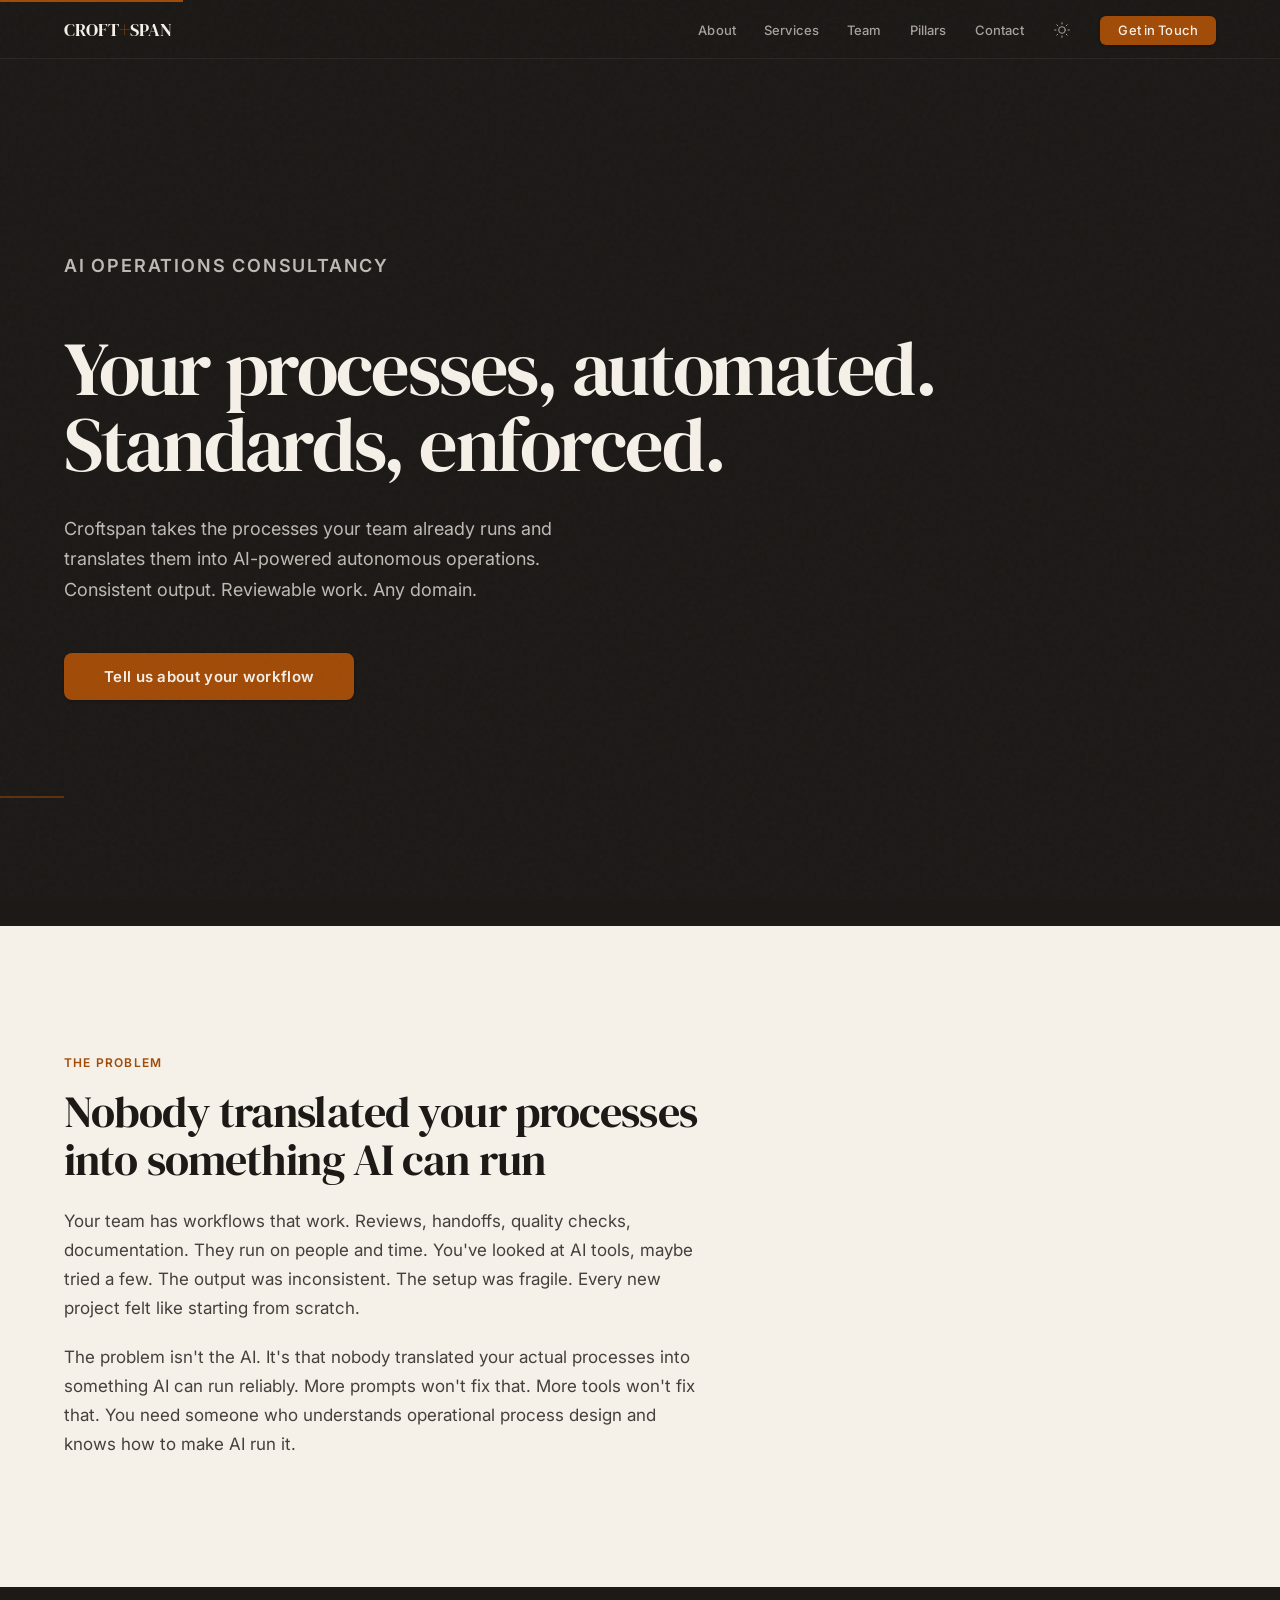
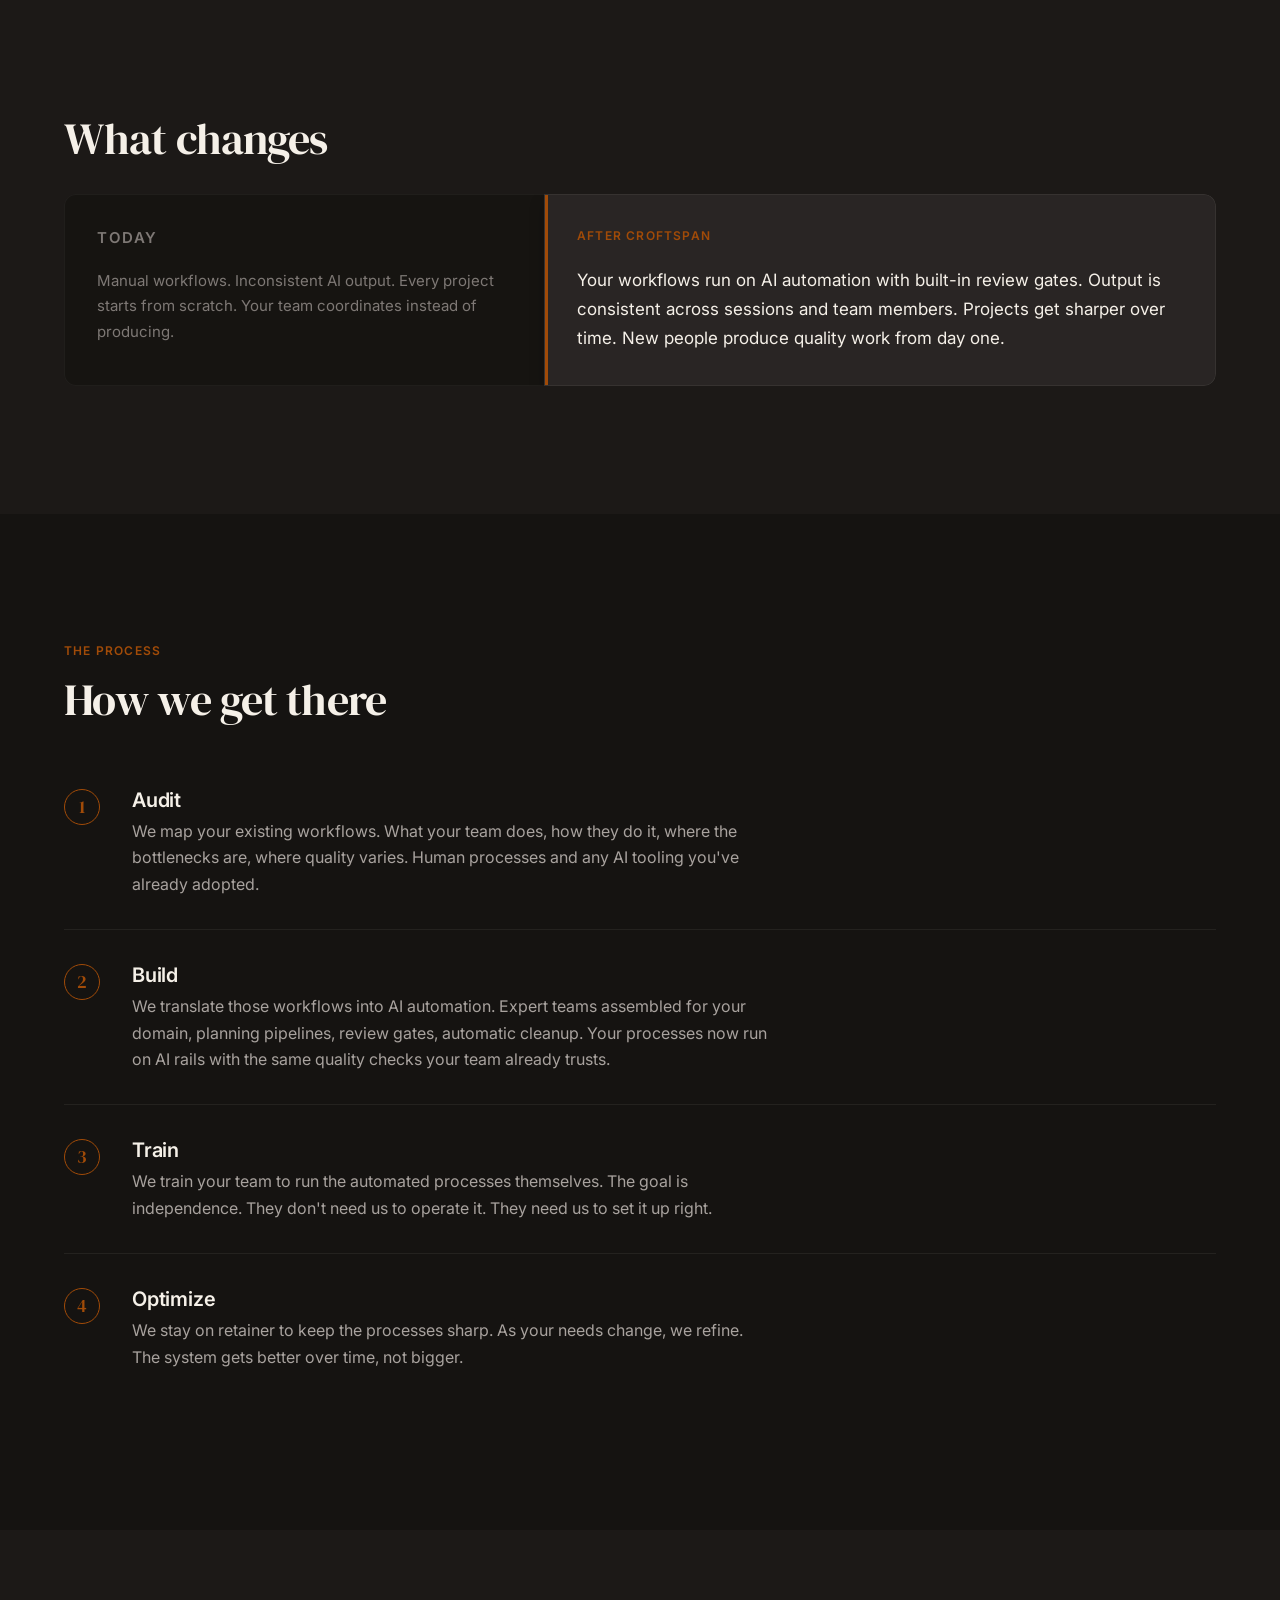
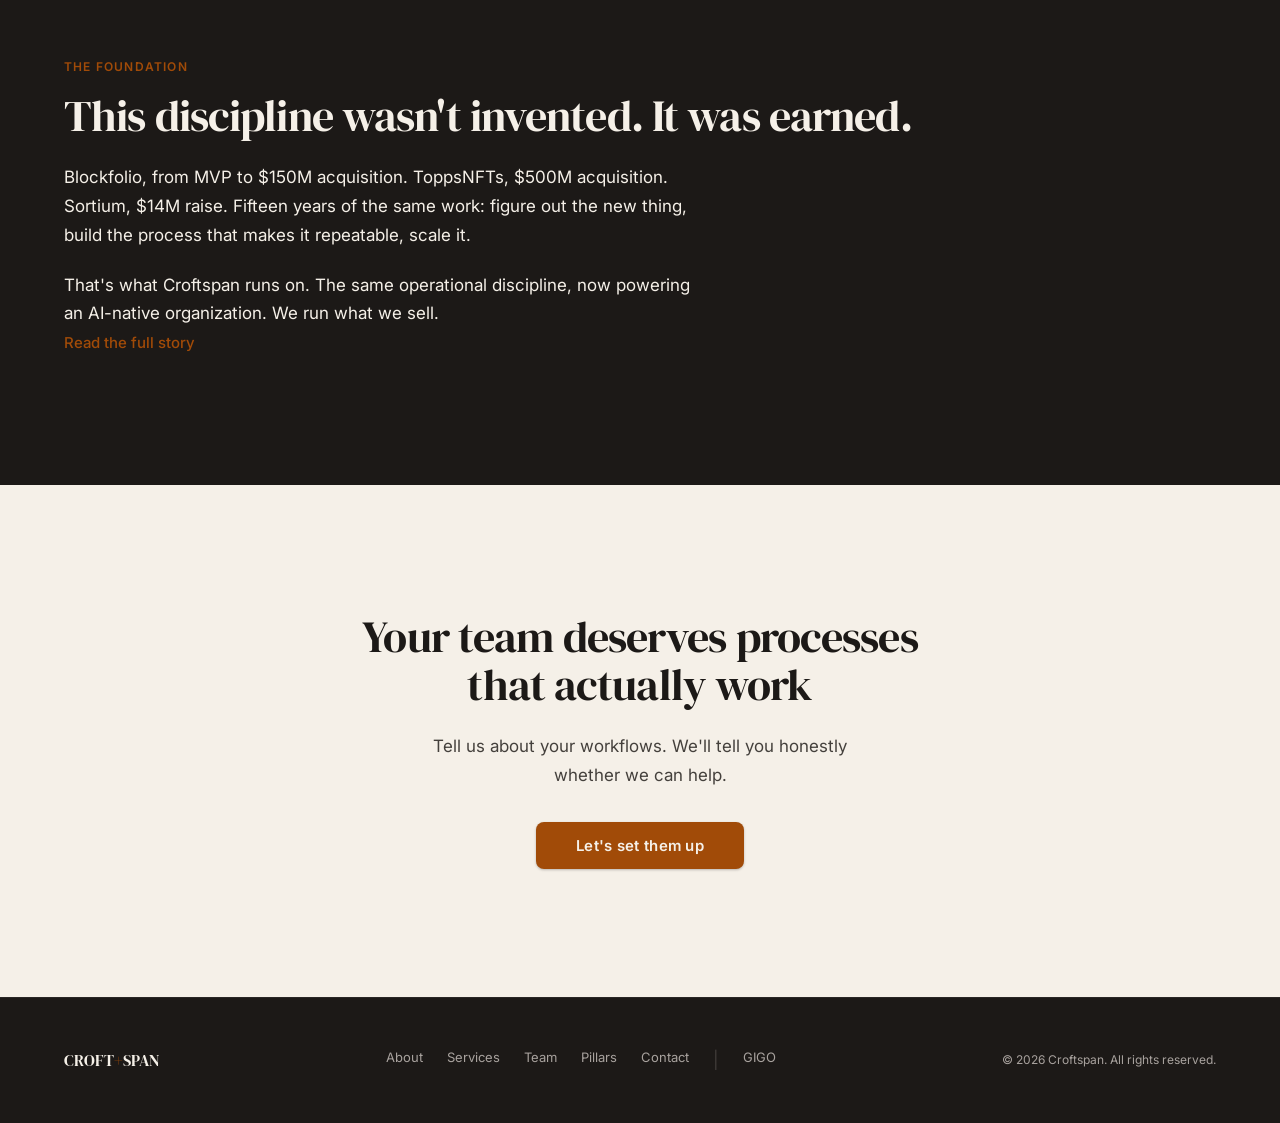
<file: index.html>
<!DOCTYPE html>
<html lang="en">
<head>
  <meta charset="UTF-8">
  <meta name="viewport" content="width=device-width, initial-scale=1.0">
  <meta name="theme-color" content="#1C1917" media="(prefers-color-scheme: dark)">
  <meta name="theme-color" content="#F5F0E8" media="(prefers-color-scheme: light)">
  <title>Croftspan | Your Workflows, Automated</title>
  <meta name="description" content="Croftspan translates your team's workflows into AI automation that produces consistent, reviewable output. Any domain. Setup, training, and retainer.">
  <meta property="og:title" content="Croftspan | Your Workflows, Automated">
  <meta property="og:description" content="Your team's workflows, running on AI automation. Consistent output. Reviewable work.">
  <meta property="og:type" content="website">
  <meta name="twitter:card" content="summary_large_image">
  <link rel="icon" href="assets/images/favicon.svg" type="image/svg+xml">
  <link rel="preconnect" href="https://fonts.googleapis.com">
  <link rel="preconnect" href="https://fonts.gstatic.com" crossorigin>
  <link href="https://fonts.googleapis.com/css2?family=DM+Serif+Display&family=Inter:wght@400;500;600&display=swap" rel="stylesheet">
  <link rel="stylesheet" href="css/style.css">
  <script>
    (function(){
      var t = localStorage.getItem('theme');
      if (t) document.documentElement.setAttribute('data-theme', t);
    })();
  </script>
</head>
<body>

<nav class="nav" aria-label="Main navigation">
  <div class="accent-bar"></div>
  <div class="nav-inner">
    <a href="index.html" class="nav-logo" aria-label="Croftspan home">CROFT<span class="plus">+</span>SPAN</a>
    <button class="nav-toggle" aria-label="Toggle menu" aria-expanded="false">
      <span></span><span></span><span></span>
    </button>
    <div class="nav-links">
      <a href="about.html">About</a>
      <a href="services.html">Services</a>
      <a href="team.html">Team</a>
      <a href="pillars.html">Pillars</a>
      <a href="contact.html">Contact</a>
      <button class="theme-toggle" aria-label="Toggle color mode">
        <svg class="icon-moon" xmlns="http://www.w3.org/2000/svg" width="18" height="18" viewBox="0 0 24 24" fill="none" stroke="currentColor" stroke-width="1.5" stroke-linecap="round" stroke-linejoin="round"><path d="M21 12.79A9 9 0 1 1 11.21 3 7 7 0 0 0 21 12.79z"/></svg>
        <svg class="icon-sun" xmlns="http://www.w3.org/2000/svg" width="18" height="18" viewBox="0 0 24 24" fill="none" stroke="currentColor" stroke-width="1.5" stroke-linecap="round" stroke-linejoin="round"><circle cx="12" cy="12" r="5"/><line x1="12" y1="1" x2="12" y2="3"/><line x1="12" y1="21" x2="12" y2="23"/><line x1="4.22" y1="4.22" x2="5.64" y2="5.64"/><line x1="18.36" y1="18.36" x2="19.78" y2="19.78"/><line x1="1" y1="12" x2="3" y2="12"/><line x1="21" y1="12" x2="23" y2="12"/><line x1="4.22" y1="19.78" x2="5.64" y2="18.36"/><line x1="18.36" y1="5.64" x2="19.78" y2="4.22"/></svg>
      </button>
      <a href="contact.html" class="btn btn-primary nav-cta">Get in Touch</a>
    </div>
  </div>
</nav>

<main id="main">

  <!-- Hero -->
  <section class="hero">
    <div class="container">
      <p class="section-label mb-4">AI Operations Consultancy</p>
      <h1>Your processes, automated. Standards, enforced.</h1>
      <p>Croftspan takes the processes your team already runs and translates them into AI-powered autonomous operations. Consistent output. Reviewable work. Any domain.</p>
      <a href="contact.html" class="btn btn-primary btn-lg">Tell us about your workflow</a>
    </div>
  </section>

  <!-- The Problem (dark section) -->
  <section class="section-dark">
    <div class="container">
      <p class="section-label mb-4">The problem</p>
      <h2 class="mb-6">Nobody translated your processes<br> into something AI can run</h2>
      <p>Your team has workflows that work. Reviews, handoffs, quality checks, documentation. They run on people and time. You've looked at AI tools, maybe tried a few. The output was inconsistent. The setup was fragile. Every new project felt like starting from scratch.</p>
      <p>The problem isn't the AI. It's that nobody translated your actual processes into something AI can run reliably. More prompts won't fix that. More tools won't fix that. You need someone who understands operational process design and knows how to make AI run it.</p>
    </div>
  </section>

  <!-- What Changes -->
  <section class="section">
    <div class="container">
      <h2 class="mb-8">What changes</h2>
      <div class="comparison">
        <div class="comparison-col comparison-before">
          <p class="section-label mb-4">Today</p>
          <p>Manual workflows. Inconsistent AI output. Every project starts from scratch. Your team coordinates instead of producing.</p>
        </div>
        <div class="comparison-col comparison-after">
          <p class="section-label mb-4">After Croftspan</p>
          <p>Your workflows run on AI automation with built-in review gates. Output is consistent across sessions and team members. Projects get sharper over time. New people produce quality work from day one.</p>
        </div>
      </div>
    </div>
  </section>

  <!-- How It Works (alt background) -->
  <section class="section-alt section">
    <div class="container">
      <p class="section-label mb-4">The process</p>
      <h2 class="mb-8">How we get there</h2>
      <div class="step">
        <div class="step-number">1</div>
        <div class="step-content">
          <h3>Audit</h3>
          <p>We map your existing workflows. What your team does, how they do it, where the bottlenecks are, where quality varies. Human processes and any AI tooling you've already adopted.</p>
        </div>
      </div>
      <div class="step">
        <div class="step-number">2</div>
        <div class="step-content">
          <h3>Build</h3>
          <p>We translate those workflows into AI automation. Expert teams assembled for your domain, planning pipelines, review gates, automatic cleanup. Your processes now run on AI rails with the same quality checks your team already trusts.</p>
        </div>
      </div>
      <div class="step">
        <div class="step-number">3</div>
        <div class="step-content">
          <h3>Train</h3>
          <p>We train your team to run the automated processes themselves. The goal is independence. They don't need us to operate it. They need us to set it up right.</p>
        </div>
      </div>
      <div class="step">
        <div class="step-number">4</div>
        <div class="step-content">
          <h3>Optimize</h3>
          <p>We stay on retainer to keep the processes sharp. As your needs change, we refine. The system gets better over time, not bigger.</p>
        </div>
      </div>
    </div>
  </section>

  <!-- The Track Record -->
  <section class="section">
    <div class="container">
      <p class="section-label mb-4">The foundation</p>
      <h2 class="mb-6">This discipline wasn't invented. It was earned.</h2>
      <p>Blockfolio, from MVP to $150M acquisition. ToppsNFTs, $500M acquisition. Sortium, $14M raise. Fifteen years of the same work: figure out the new thing, build the process that makes it repeatable, scale it.</p>
      <p>That's what Croftspan runs on. The same operational discipline, now powering an AI-native organization. We run what we sell.</p>
      <a href="about.html" class="link mt-4">Read the full story</a>
    </div>
  </section>

  <!-- Final CTA (inverted) -->
  <section class="section-cta">
    <div class="container">
      <h2 class="mb-6">Your team deserves processes that actually work</h2>
      <p class="mb-8">Tell us about your workflows. We'll tell you honestly whether we can help.</p>
      <a href="contact.html" class="btn btn-primary btn-lg">Let's set them up</a>
    </div>
  </section>

</main>

<footer class="footer">
  <div class="footer-inner">
    <div class="footer-logo">CROFT<span class="plus">+</span>SPAN</div>
    <div class="footer-links">
      <a href="about.html">About</a>
      <a href="services.html">Services</a>
      <a href="team.html">Team</a>
      <a href="pillars.html">Pillars</a>
      <a href="contact.html">Contact</a>
      <span class="footer-sep">|</span>
      <a href="https://croftspan.github.io/gigo/" target="_blank" rel="noopener">GIGO</a>
    </div>
    <div class="footer-copy">&copy; 2026 Croftspan. All rights reserved.</div>
  </div>
</footer>

<script src="js/main.js"></script>
</body>
</html>
</file>
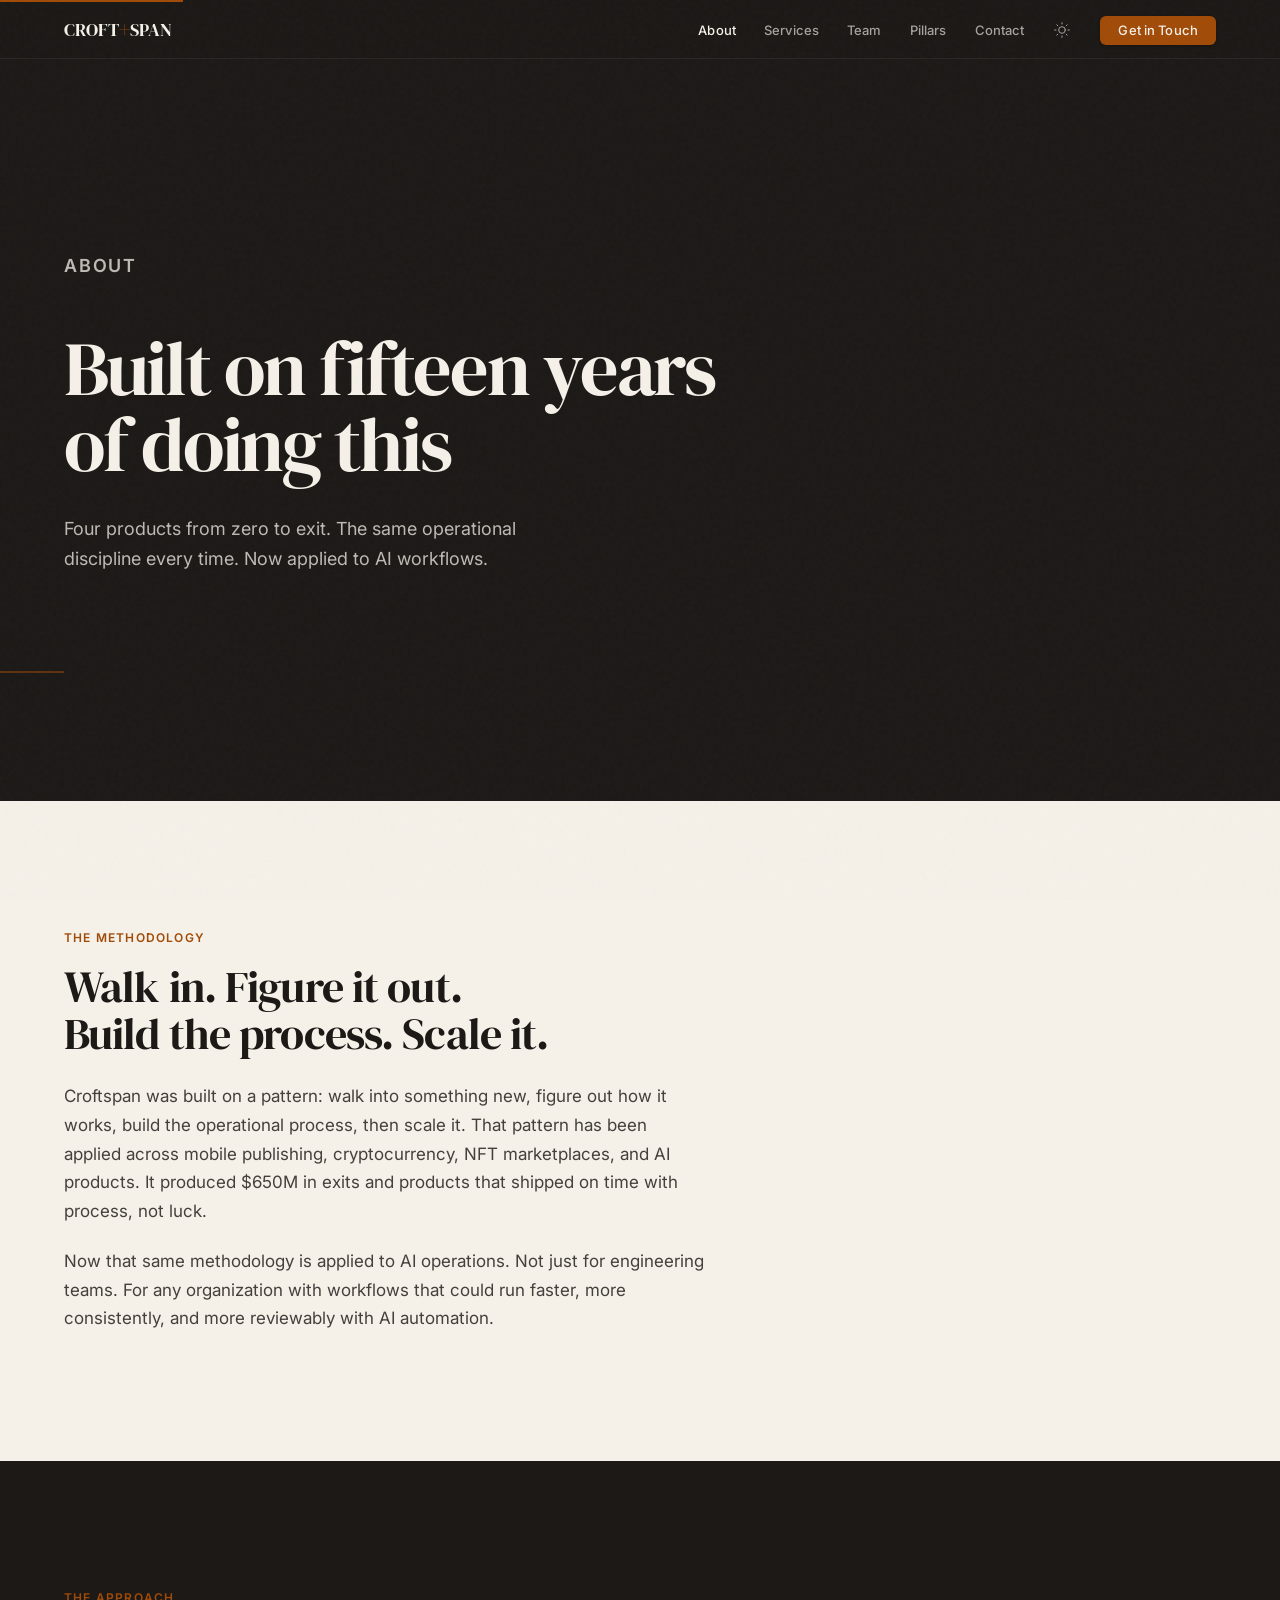
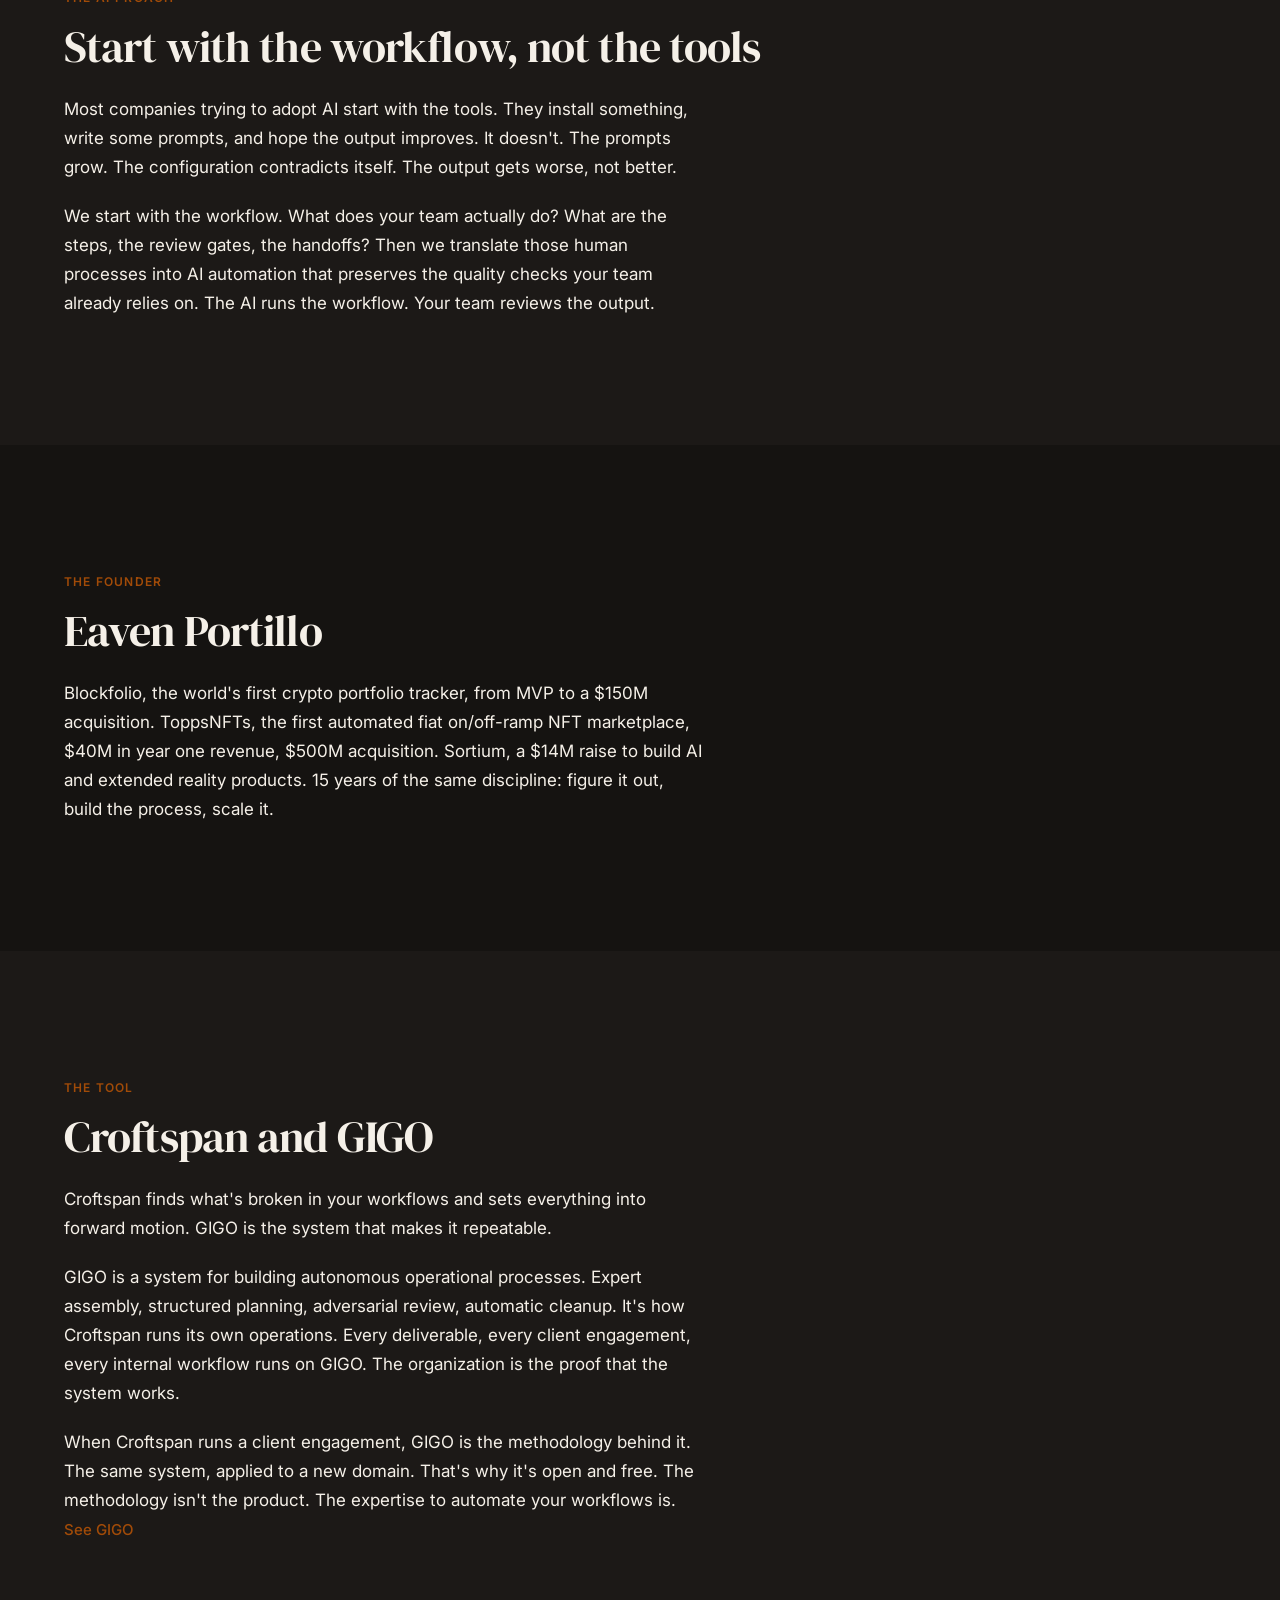
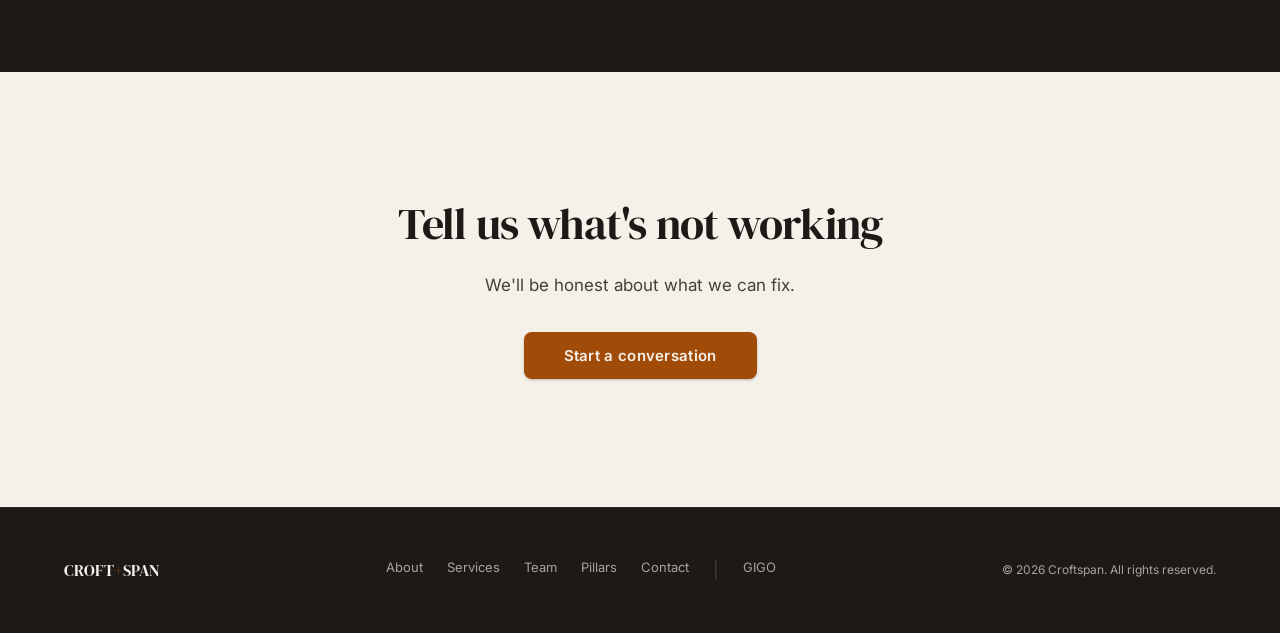
<file: about.html>
<!doctype html>
<html lang="en">
  <head>
    <meta charset="UTF-8" />
    <meta name="viewport" content="width=device-width, initial-scale=1.0" />
    <meta
      name="theme-color"
      content="#1C1917"
      media="(prefers-color-scheme: dark)"
    />
    <meta
      name="theme-color"
      content="#F5F0E8"
      media="(prefers-color-scheme: light)"
    />
    <title>About | Croftspan</title>
    <meta
      name="description"
      content="Croftspan translates your workflows into AI automation. Founded on a methodology with $650M in exits. Domain agnostic. Process first."
    />
    <meta property="og:title" content="About | Croftspan" />
    <meta
      property="og:description"
      content="Your workflows, translated to AI automation. $650M in exits behind the methodology."
    />
    <meta property="og:type" content="website" />
    <meta name="twitter:card" content="summary_large_image" />
    <link rel="icon" href="assets/images/favicon.svg" type="image/svg+xml" />
    <link rel="preconnect" href="https://fonts.googleapis.com" />
    <link rel="preconnect" href="https://fonts.gstatic.com" crossorigin />
    <link
      href="https://fonts.googleapis.com/css2?family=DM+Serif+Display&family=Inter:wght@400;500;600&display=swap"
      rel="stylesheet"
    />
    <link rel="stylesheet" href="css/style.css" />
    <script>
      (function () {
        var t = localStorage.getItem("theme");
        if (t) document.documentElement.setAttribute("data-theme", t);
      })();
    </script>
  </head>
  <body>
    <nav class="nav" aria-label="Main navigation">
      <div class="accent-bar"></div>
      <div class="nav-inner">
        <a href="index.html" class="nav-logo" aria-label="Croftspan home"
          >CROFT<span class="plus">+</span>SPAN</a
        >
        <button
          class="nav-toggle"
          aria-label="Toggle menu"
          aria-expanded="false"
        >
          <span></span><span></span><span></span>
        </button>
        <div class="nav-links">
          <a href="about.html" class="active">About</a>
          <a href="services.html">Services</a>
          <a href="team.html">Team</a>
          <a href="pillars.html">Pillars</a>
          <a href="contact.html">Contact</a>
          <button class="theme-toggle" aria-label="Toggle color mode">
            <svg
              class="icon-moon"
              xmlns="http://www.w3.org/2000/svg"
              width="18"
              height="18"
              viewBox="0 0 24 24"
              fill="none"
              stroke="currentColor"
              stroke-width="1.5"
              stroke-linecap="round"
              stroke-linejoin="round"
            >
              <path d="M21 12.79A9 9 0 1 1 11.21 3 7 7 0 0 0 21 12.79z" />
            </svg>
            <svg
              class="icon-sun"
              xmlns="http://www.w3.org/2000/svg"
              width="18"
              height="18"
              viewBox="0 0 24 24"
              fill="none"
              stroke="currentColor"
              stroke-width="1.5"
              stroke-linecap="round"
              stroke-linejoin="round"
            >
              <circle cx="12" cy="12" r="5" />
              <line x1="12" y1="1" x2="12" y2="3" />
              <line x1="12" y1="21" x2="12" y2="23" />
              <line x1="4.22" y1="4.22" x2="5.64" y2="5.64" />
              <line x1="18.36" y1="18.36" x2="19.78" y2="19.78" />
              <line x1="1" y1="12" x2="3" y2="12" />
              <line x1="21" y1="12" x2="23" y2="12" />
              <line x1="4.22" y1="19.78" x2="5.64" y2="18.36" />
              <line x1="18.36" y1="5.64" x2="19.78" y2="4.22" />
            </svg>
          </button>
          <a href="contact.html" class="btn btn-primary nav-cta"
            >Get in Touch</a
          >
        </div>
      </div>
    </nav>

    <main id="main">
      <section class="hero">
        <div class="container">
          <p class="section-label mb-4">About</p>
          <h1>Built on fifteen years<br />of doing this</h1>
          <p>
            Four products from zero to exit. The same operational discipline
            every time. Now applied to AI workflows.
          </p>
        </div>
      </section>

      <section class="section-dark">
        <div class="container">
          <p class="section-label mb-4">The methodology</p>
          <h2 class="mb-6">
            Walk in. Figure it out.<br />
            Build the process. Scale it.
          </h2>
          <p>
            Croftspan was built on a pattern: walk into something new, figure
            out how it works, build the operational process, then scale it. That
            pattern has been applied across mobile publishing, cryptocurrency,
            NFT marketplaces, and AI products. It produced $650M in exits and
            products that shipped on time with process, not luck.
          </p>
          <p>
            Now that same methodology is applied to AI operations. Not just for
            engineering teams. For any organization with workflows that could
            run faster, more consistently, and more reviewably with AI
            automation.
          </p>
        </div>
      </section>

      <section class="section">
        <div class="container">
          <p class="section-label mb-4">The approach</p>
          <h2 class="mb-6">Start with the workflow, not the tools</h2>
          <p>
            Most companies trying to adopt AI start with the tools. They install
            something, write some prompts, and hope the output improves. It
            doesn't. The prompts grow. The configuration contradicts itself. The
            output gets worse, not better.
          </p>
          <p>
            We start with the workflow. What does your team actually do? What
            are the steps, the review gates, the handoffs? Then we translate
            those human processes into AI automation that preserves the quality
            checks your team already relies on. The AI runs the workflow. Your
            team reviews the output.
          </p>
        </div>
      </section>

      <section class="section-alt section">
        <div class="container">
          <p class="section-label mb-4">The founder</p>
          <h2 class="mb-6">Eaven Portillo</h2>
          <p>
            Blockfolio, the world's first crypto portfolio tracker, from MVP to
            a $150M acquisition. ToppsNFTs, the first automated fiat on/off-ramp
            NFT marketplace, $40M in year one revenue, $500M acquisition.
            Sortium, a $14M raise to build AI and extended reality products. 15
            years of the same discipline: figure it out, build the process,
            scale it.
          </p>
        </div>
      </section>

      <section class="section">
        <div class="container">
          <p class="section-label mb-4">The tool</p>
          <h2 class="mb-6">Croftspan and GIGO</h2>
          <p>
            Croftspan finds what's broken in your workflows and sets everything
            into forward motion. GIGO is the system that makes it repeatable.
          </p>
          <p>
            GIGO is a system for building autonomous operational processes.
            Expert assembly, structured planning, adversarial review, automatic
            cleanup. It's how Croftspan runs its own operations. Every
            deliverable, every client engagement, every internal workflow runs
            on GIGO. The organization is the proof that the system works.
          </p>
          <p>
            When Croftspan runs a client engagement, GIGO is the methodology
            behind it. The same system, applied to a new domain. That's why it's
            open and free. The methodology isn't the product. The expertise to
            automate your workflows is.
          </p>
          <a
            href="https://croftspan.github.io/gigo/"
            class="link mt-4"
            target="_blank"
            rel="noopener"
            >See GIGO</a
          >
        </div>
      </section>

      <section class="section-cta">
        <div class="container">
          <h2 class="mb-6">Tell us what's not working</h2>
          <p class="mb-8">We'll be honest about what we can fix.</p>
          <a href="contact.html" class="btn btn-primary btn-lg"
            >Start a conversation</a
          >
        </div>
      </section>
    </main>

    <footer class="footer">
      <div class="footer-inner">
        <div class="footer-logo">CROFT<span class="plus">+</span>SPAN</div>
        <div class="footer-links">
          <a href="about.html">About</a>
          <a href="services.html">Services</a>
          <a href="team.html">Team</a>
          <a href="pillars.html">Pillars</a>
          <a href="contact.html">Contact</a>
          <span class="footer-sep">|</span>
          <a
            href="https://croftspan.github.io/gigo/"
            target="_blank"
            rel="noopener"
            >GIGO</a
          >
        </div>
        <div class="footer-copy">
          &copy; 2026 Croftspan. All rights reserved.
        </div>
      </div>
    </footer>

    <script src="js/main.js"></script>
  </body>
</html>
</file>
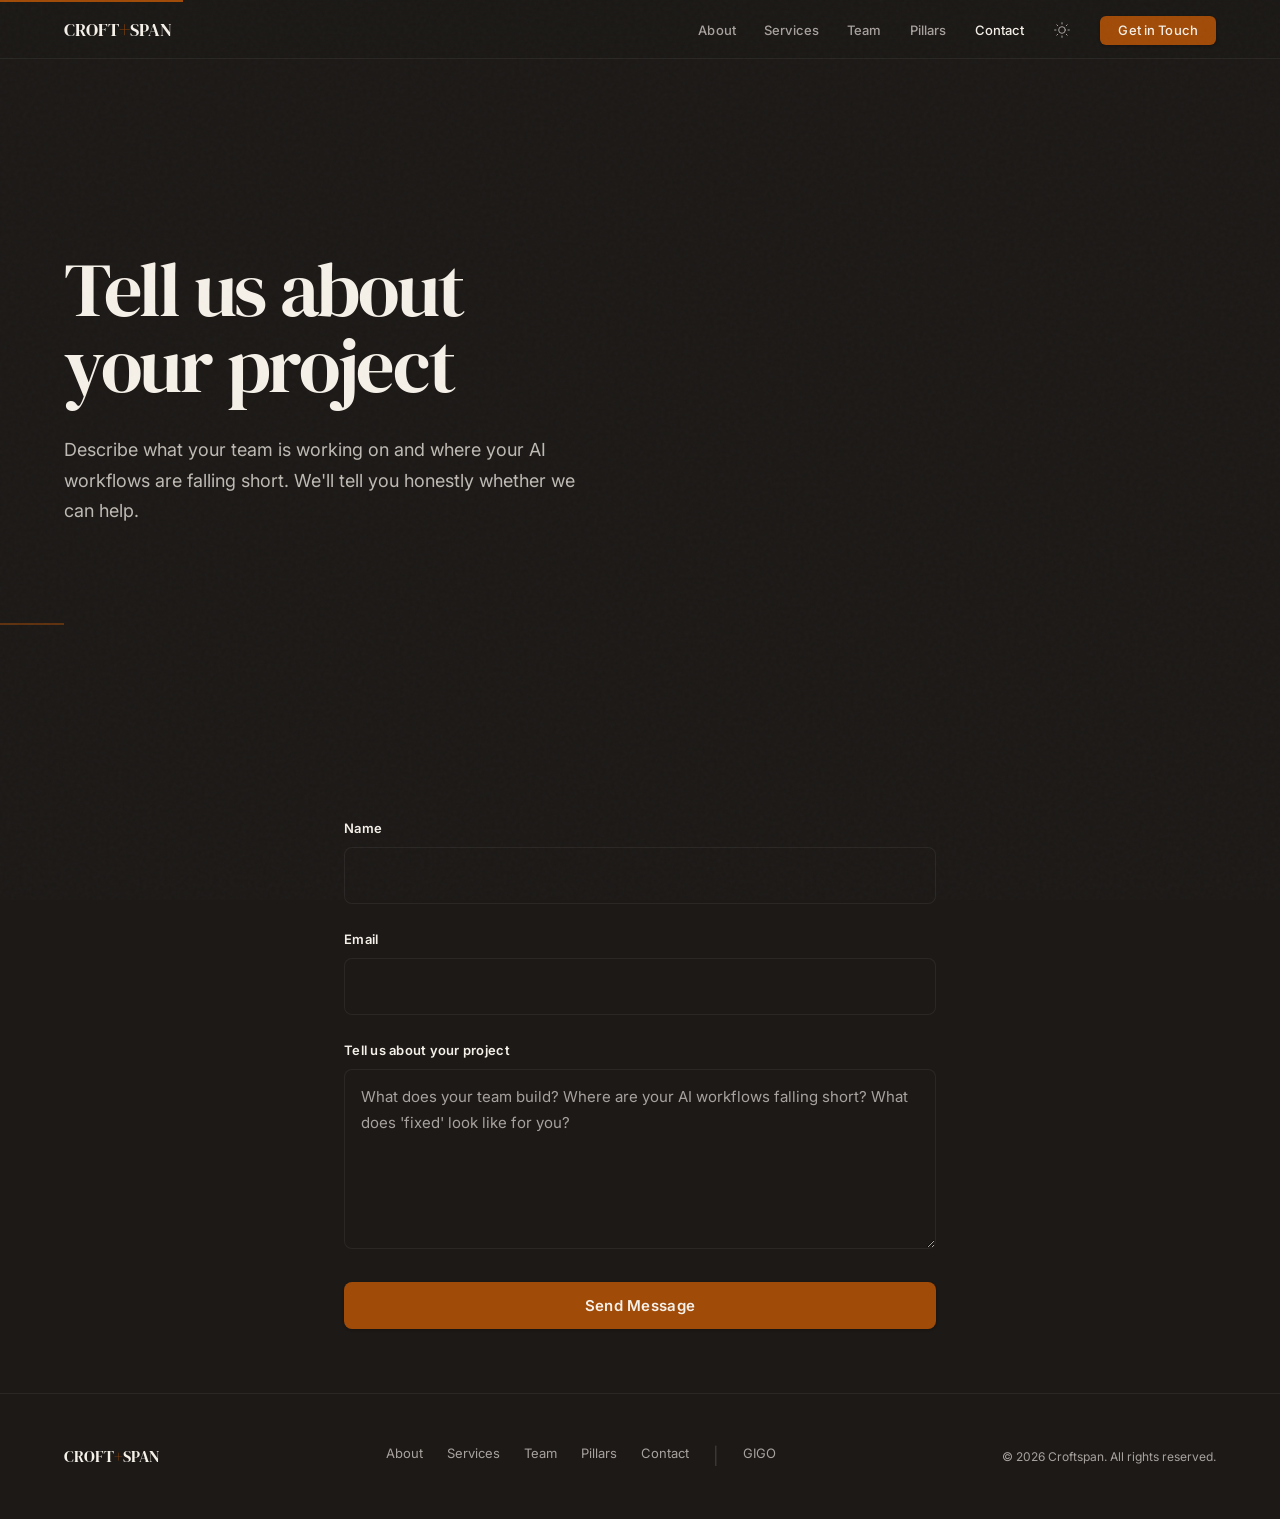
<file: contact.html>
<!DOCTYPE html>
<html lang="en">
<head>
  <meta charset="UTF-8">
  <meta name="viewport" content="width=device-width, initial-scale=1.0">
  <meta name="theme-color" content="#1C1917" media="(prefers-color-scheme: dark)">
  <meta name="theme-color" content="#F5F0E8" media="(prefers-color-scheme: light)">
  <title>Contact | Croftspan</title>
  <meta name="description" content="Tell us about your project. We'll tell you honestly whether we can help.">
  <meta property="og:title" content="Contact | Croftspan">
  <meta property="og:description" content="Tell us about your project.">
  <meta property="og:type" content="website">
  <meta name="twitter:card" content="summary_large_image">
  <link rel="icon" href="assets/images/favicon.svg" type="image/svg+xml">
  <link rel="preconnect" href="https://fonts.googleapis.com">
  <link rel="preconnect" href="https://fonts.gstatic.com" crossorigin>
  <link href="https://fonts.googleapis.com/css2?family=DM+Serif+Display&family=Inter:wght@400;500;600&display=swap" rel="stylesheet">
  <link rel="stylesheet" href="css/style.css">
  <script>
    (function(){
      var t = localStorage.getItem('theme');
      if (t) document.documentElement.setAttribute('data-theme', t);
    })();
  </script>
</head>
<body>


<nav class="nav" aria-label="Main navigation">
  <div class="accent-bar"></div>
  <div class="nav-inner">
    <a href="index.html" class="nav-logo" aria-label="Croftspan home">CROFT<span class="plus">+</span>SPAN</a>
    <button class="nav-toggle" aria-label="Toggle menu" aria-expanded="false">
      <span></span><span></span><span></span>
    </button>
    <div class="nav-links">
      <a href="about.html">About</a>
      <a href="services.html">Services</a>
      <a href="team.html">Team</a>
      <a href="pillars.html">Pillars</a>
      <a href="contact.html" class="active">Contact</a>
      <button class="theme-toggle" aria-label="Toggle color mode">
        <svg class="icon-moon" xmlns="http://www.w3.org/2000/svg" width="18" height="18" viewBox="0 0 24 24" fill="none" stroke="currentColor" stroke-width="1.5" stroke-linecap="round" stroke-linejoin="round"><path d="M21 12.79A9 9 0 1 1 11.21 3 7 7 0 0 0 21 12.79z"/></svg>
        <svg class="icon-sun" xmlns="http://www.w3.org/2000/svg" width="18" height="18" viewBox="0 0 24 24" fill="none" stroke="currentColor" stroke-width="1.5" stroke-linecap="round" stroke-linejoin="round"><circle cx="12" cy="12" r="5"/><line x1="12" y1="1" x2="12" y2="3"/><line x1="12" y1="21" x2="12" y2="23"/><line x1="4.22" y1="4.22" x2="5.64" y2="5.64"/><line x1="18.36" y1="18.36" x2="19.78" y2="19.78"/><line x1="1" y1="12" x2="3" y2="12"/><line x1="21" y1="12" x2="23" y2="12"/><line x1="4.22" y1="19.78" x2="5.64" y2="18.36"/><line x1="18.36" y1="5.64" x2="19.78" y2="4.22"/></svg>
      </button>
      <a href="contact.html" class="btn btn-primary nav-cta">Get in Touch</a>
    </div>
  </div>
</nav>

<main id="main">

  <section class="hero">
    <div class="container">
      <h1>Tell us about<br>your project</h1>
      <p>Describe what your team is working on and where your AI workflows are falling short. We'll tell you honestly whether we can help.</p>
    </div>
  </section>

  <section class="section-sm">
    <div class="container container-narrow">
      <form name="contact" method="POST" action="/success.html" data-netlify="true" netlify-honeypot="bot-field">
        <input type="hidden" name="form-name" value="contact">
        <p class="sr-only"><label>Don't fill this out: <input name="bot-field"></label></p>

        <div class="form-group">
          <label for="name">Name</label>
          <input type="text" id="name" name="name" class="form-input" required>
        </div>

        <div class="form-group">
          <label for="email">Email</label>
          <input type="email" id="email" name="email" class="form-input" required>
        </div>

        <div class="form-group">
          <label for="message">Tell us about your project</label>
          <textarea id="message" name="message" class="form-input" required placeholder="What does your team build? Where are your AI workflows falling short? What does 'fixed' look like for you?"></textarea>
        </div>

        <button type="submit" class="btn btn-primary btn-lg btn-block">Send Message</button>
      </form>
    </div>
  </section>

</main>

<footer class="footer">
  <div class="footer-inner">
    <div class="footer-logo">CROFT<span class="plus">+</span>SPAN</div>
    <div class="footer-links">
      <a href="about.html">About</a>
      <a href="services.html">Services</a>
      <a href="team.html">Team</a>
      <a href="pillars.html">Pillars</a>
      <a href="contact.html">Contact</a>
      <span class="footer-sep">|</span>
      <a href="https://croftspan.github.io/gigo/" target="_blank" rel="noopener">GIGO</a>
    </div>
    <div class="footer-copy">&copy; 2026 Croftspan. All rights reserved.</div>
  </div>
</footer>

<script src="js/main.js"></script>
</body>
</html>
</file>
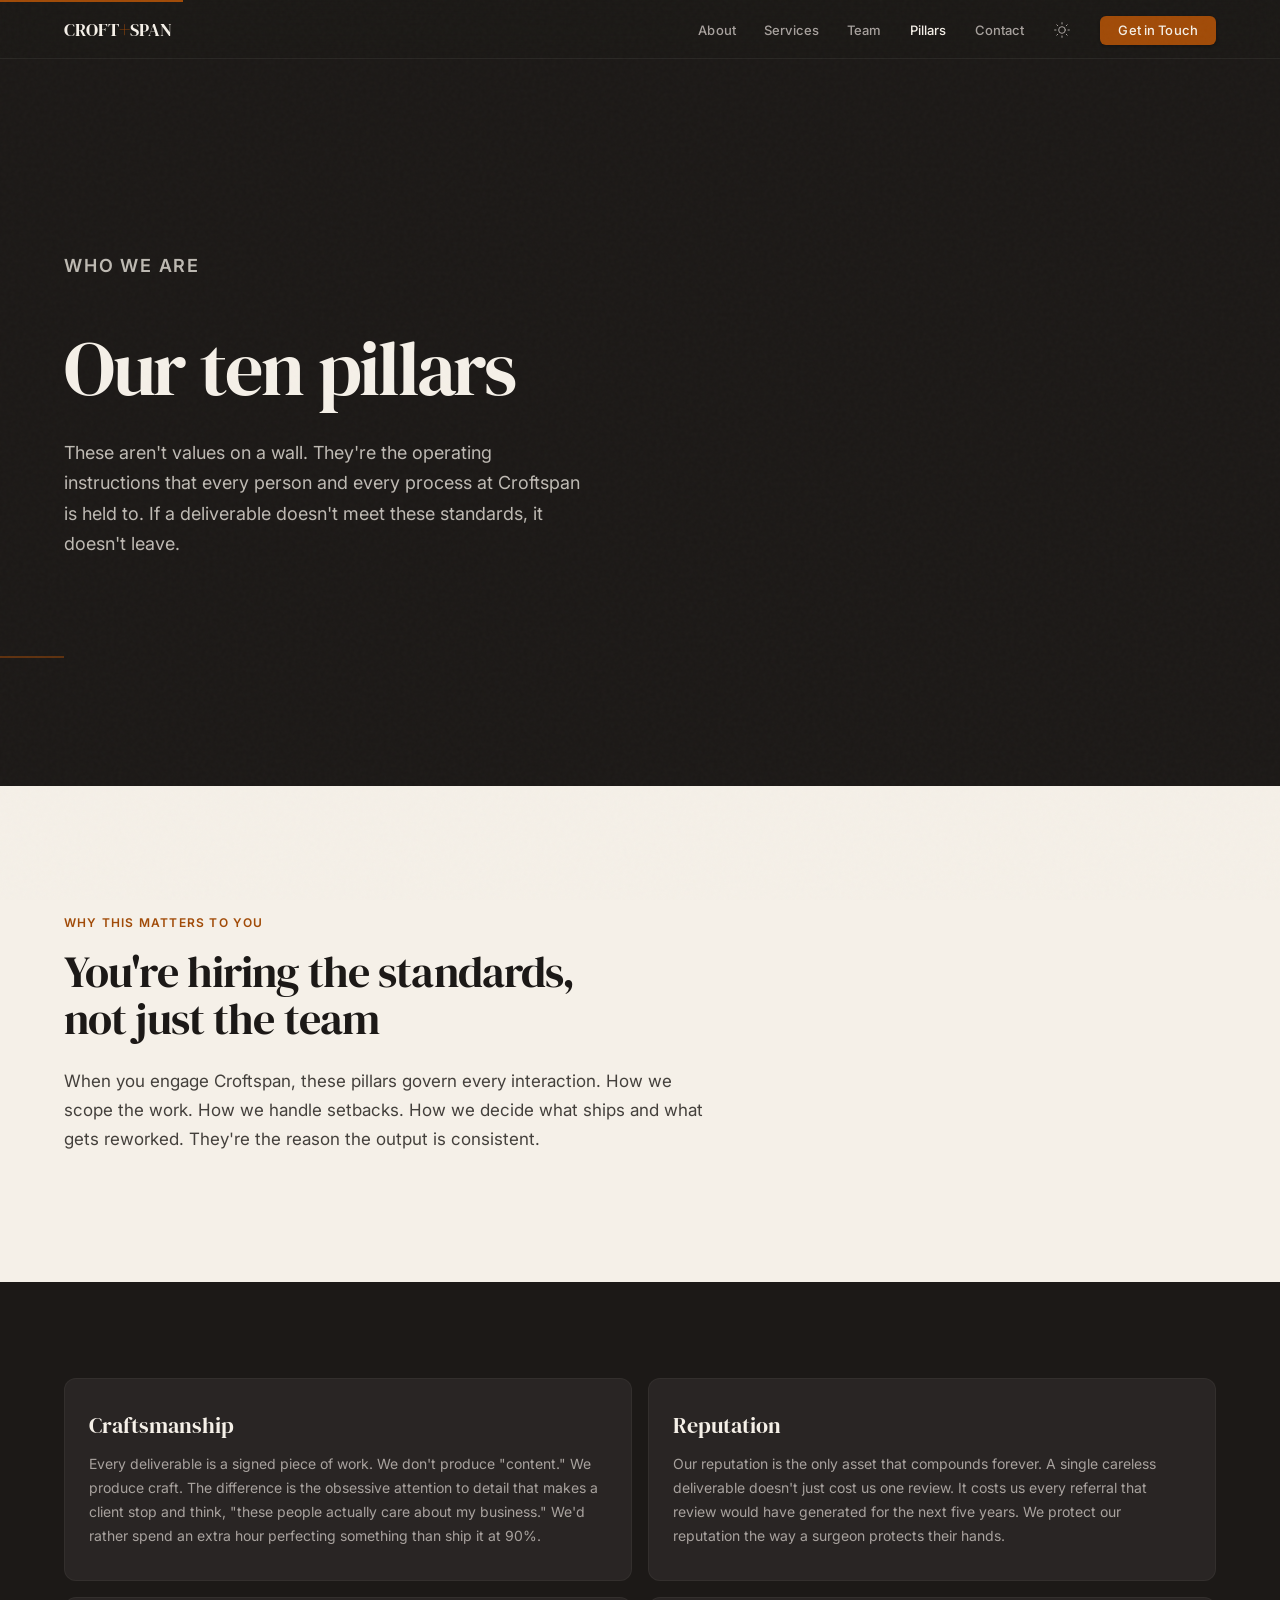
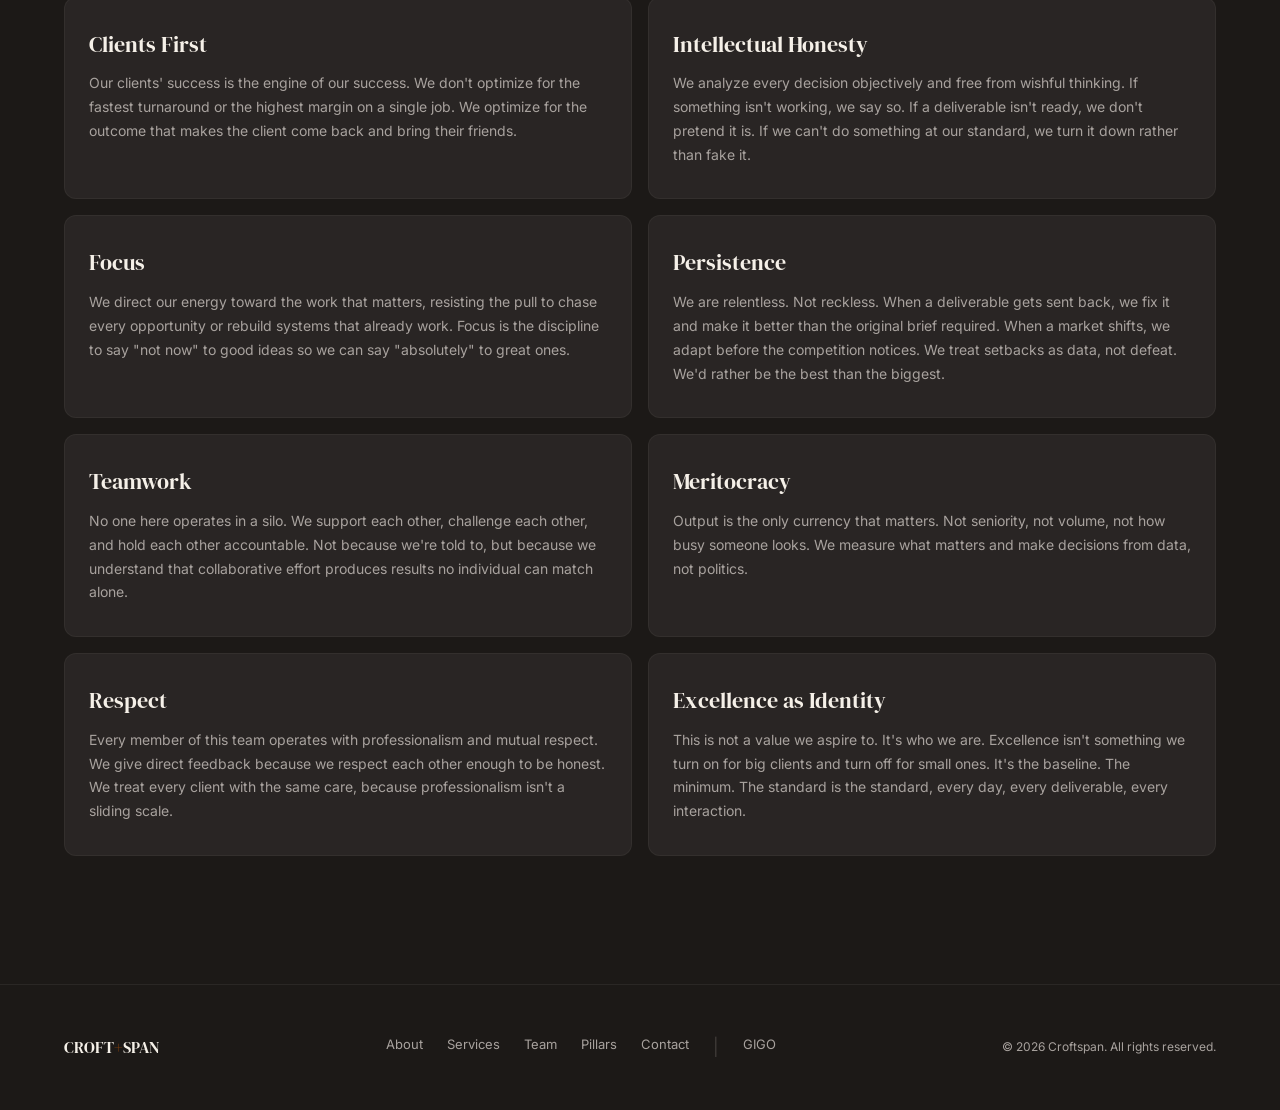
<file: pillars.html>
<!DOCTYPE html>
<html lang="en">
<head>
  <meta charset="UTF-8">
  <meta name="viewport" content="width=device-width, initial-scale=1.0">
  <meta name="theme-color" content="#1C1917" media="(prefers-color-scheme: dark)">
  <meta name="theme-color" content="#F5F0E8" media="(prefers-color-scheme: light)">
  <title>Pillars | Croftspan</title>
  <meta name="description" content="The ten pillars that govern how Croftspan operates. Not aspirations. Operating instructions.">
  <meta property="og:title" content="Pillars | Croftspan">
  <meta property="og:description" content="Ten pillars. Not aspirations. Operating instructions.">
  <meta property="og:type" content="website">
  <meta name="twitter:card" content="summary_large_image">
  <link rel="icon" href="assets/images/favicon.svg" type="image/svg+xml">
  <link rel="preconnect" href="https://fonts.googleapis.com">
  <link rel="preconnect" href="https://fonts.gstatic.com" crossorigin>
  <link href="https://fonts.googleapis.com/css2?family=DM+Serif+Display&family=Inter:wght@400;500;600&display=swap" rel="stylesheet">
  <link rel="stylesheet" href="css/style.css">
  <script>
    (function(){
      var t = localStorage.getItem('theme');
      if (t) document.documentElement.setAttribute('data-theme', t);
    })();
  </script>
</head>
<body>


<nav class="nav" aria-label="Main navigation">
  <div class="accent-bar"></div>
  <div class="nav-inner">
    <a href="index.html" class="nav-logo" aria-label="Croftspan home">CROFT<span class="plus">+</span>SPAN</a>
    <button class="nav-toggle" aria-label="Toggle menu" aria-expanded="false">
      <span></span><span></span><span></span>
    </button>
    <div class="nav-links">
      <a href="about.html">About</a>
      <a href="services.html">Services</a>
      <a href="team.html">Team</a>
      <a href="pillars.html" class="active">Pillars</a>
      <a href="contact.html">Contact</a>
      <button class="theme-toggle" aria-label="Toggle color mode">
        <svg class="icon-moon" xmlns="http://www.w3.org/2000/svg" width="18" height="18" viewBox="0 0 24 24" fill="none" stroke="currentColor" stroke-width="1.5" stroke-linecap="round" stroke-linejoin="round"><path d="M21 12.79A9 9 0 1 1 11.21 3 7 7 0 0 0 21 12.79z"/></svg>
        <svg class="icon-sun" xmlns="http://www.w3.org/2000/svg" width="18" height="18" viewBox="0 0 24 24" fill="none" stroke="currentColor" stroke-width="1.5" stroke-linecap="round" stroke-linejoin="round"><circle cx="12" cy="12" r="5"/><line x1="12" y1="1" x2="12" y2="3"/><line x1="12" y1="21" x2="12" y2="23"/><line x1="4.22" y1="4.22" x2="5.64" y2="5.64"/><line x1="18.36" y1="18.36" x2="19.78" y2="19.78"/><line x1="1" y1="12" x2="3" y2="12"/><line x1="21" y1="12" x2="23" y2="12"/><line x1="4.22" y1="19.78" x2="5.64" y2="18.36"/><line x1="18.36" y1="5.64" x2="19.78" y2="4.22"/></svg>
      </button>
      <a href="contact.html" class="btn btn-primary nav-cta">Get in Touch</a>
    </div>
  </div>
</nav>

<main id="main">

  <section class="hero">
    <div class="container">
      <p class="section-label mb-4">Who we are</p>
      <h1>Our ten pillars</h1>
      <p>These aren't values on a wall. They're the operating instructions that every person and every process at Croftspan is held to. If a deliverable doesn't meet these standards, it doesn't leave.</p>
    </div>
  </section>

  <section class="section-dark">
    <div class="container">
      <p class="section-label mb-4">Why this matters to you</p>
      <h2 class="mb-6">You're hiring the standards,<br> not just the team</h2>
      <p>When you engage Croftspan, these pillars govern every interaction. How we scope the work. How we handle setbacks. How we decide what ships and what gets reworked. They're the reason the output is consistent.</p>
    </div>
  </section>

  <section class="pillars-section">
    <div class="container">
      <div class="pillars-grid">

        <div class="pillar-card">
          <h3 class="pillar-title">Craftsmanship</h3>
          <p class="pillar-text">Every deliverable is a signed piece of work. We don't produce "content." We produce craft. The difference is the obsessive attention to detail that makes a client stop and think, "these people actually care about my business." We'd rather spend an extra hour perfecting something than ship it at 90%.</p>
        </div>

        <div class="pillar-card">
          <h3 class="pillar-title">Reputation</h3>
          <p class="pillar-text">Our reputation is the only asset that compounds forever. A single careless deliverable doesn't just cost us one review. It costs us every referral that review would have generated for the next five years. We protect our reputation the way a surgeon protects their hands.</p>
        </div>

        <div class="pillar-card">
          <h3 class="pillar-title">Clients First</h3>
          <p class="pillar-text">Our clients' success is the engine of our success. We don't optimize for the fastest turnaround or the highest margin on a single job. We optimize for the outcome that makes the client come back and bring their friends.</p>
        </div>

        <div class="pillar-card">
          <h3 class="pillar-title">Intellectual Honesty</h3>
          <p class="pillar-text">We analyze every decision objectively and free from wishful thinking. If something isn't working, we say so. If a deliverable isn't ready, we don't pretend it is. If we can't do something at our standard, we turn it down rather than fake it.</p>
        </div>

        <div class="pillar-card">
          <h3 class="pillar-title">Focus</h3>
          <p class="pillar-text">We direct our energy toward the work that matters, resisting the pull to chase every opportunity or rebuild systems that already work. Focus is the discipline to say "not now" to good ideas so we can say "absolutely" to great ones.</p>
        </div>

        <div class="pillar-card">
          <h3 class="pillar-title">Persistence</h3>
          <p class="pillar-text">We are relentless. Not reckless. When a deliverable gets sent back, we fix it and make it better than the original brief required. When a market shifts, we adapt before the competition notices. We treat setbacks as data, not defeat. We'd rather be the best than the biggest.</p>
        </div>

        <div class="pillar-card">
          <h3 class="pillar-title">Teamwork</h3>
          <p class="pillar-text">No one here operates in a silo. We support each other, challenge each other, and hold each other accountable. Not because we're told to, but because we understand that collaborative effort produces results no individual can match alone.</p>
        </div>

        <div class="pillar-card">
          <h3 class="pillar-title">Meritocracy</h3>
          <p class="pillar-text">Output is the only currency that matters. Not seniority, not volume, not how busy someone looks. We measure what matters and make decisions from data, not politics.</p>
        </div>

        <div class="pillar-card">
          <h3 class="pillar-title">Respect</h3>
          <p class="pillar-text">Every member of this team operates with professionalism and mutual respect. We give direct feedback because we respect each other enough to be honest. We treat every client with the same care, because professionalism isn't a sliding scale.</p>
        </div>

        <div class="pillar-card">
          <h3 class="pillar-title">Excellence as Identity</h3>
          <p class="pillar-text">This is not a value we aspire to. It's who we are. Excellence isn't something we turn on for big clients and turn off for small ones. It's the baseline. The minimum. The standard is the standard, every day, every deliverable, every interaction.</p>
        </div>

      </div>
    </div>
  </section>

</main>

<footer class="footer">
  <div class="footer-inner">
    <div class="footer-logo">CROFT<span class="plus">+</span>SPAN</div>
    <div class="footer-links">
      <a href="about.html">About</a>
      <a href="services.html">Services</a>
      <a href="team.html">Team</a>
      <a href="pillars.html">Pillars</a>
      <a href="contact.html">Contact</a>
      <span class="footer-sep">|</span>
      <a href="https://croftspan.github.io/gigo/" target="_blank" rel="noopener">GIGO</a>
    </div>
    <div class="footer-copy">&copy; 2026 Croftspan. All rights reserved.</div>
  </div>
</footer>

<script src="js/main.js"></script>
</body>
</html>
</file>
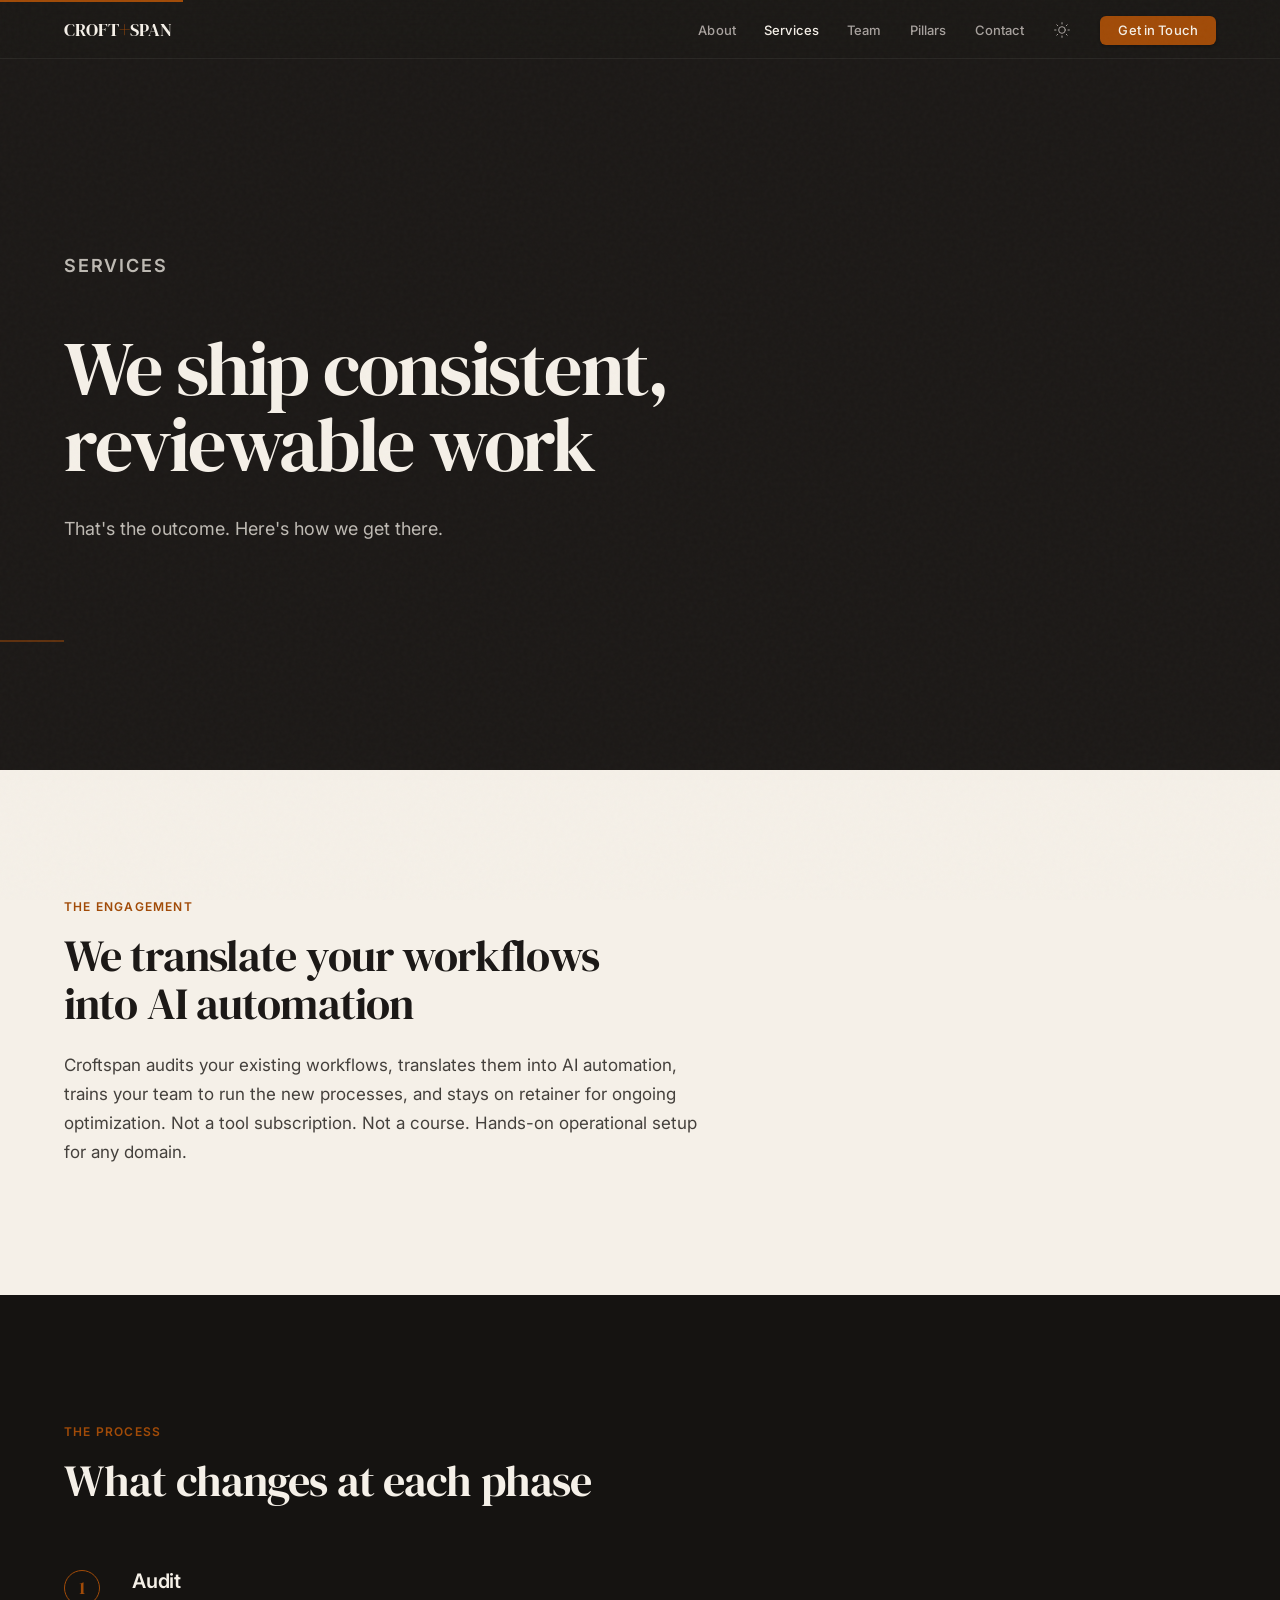
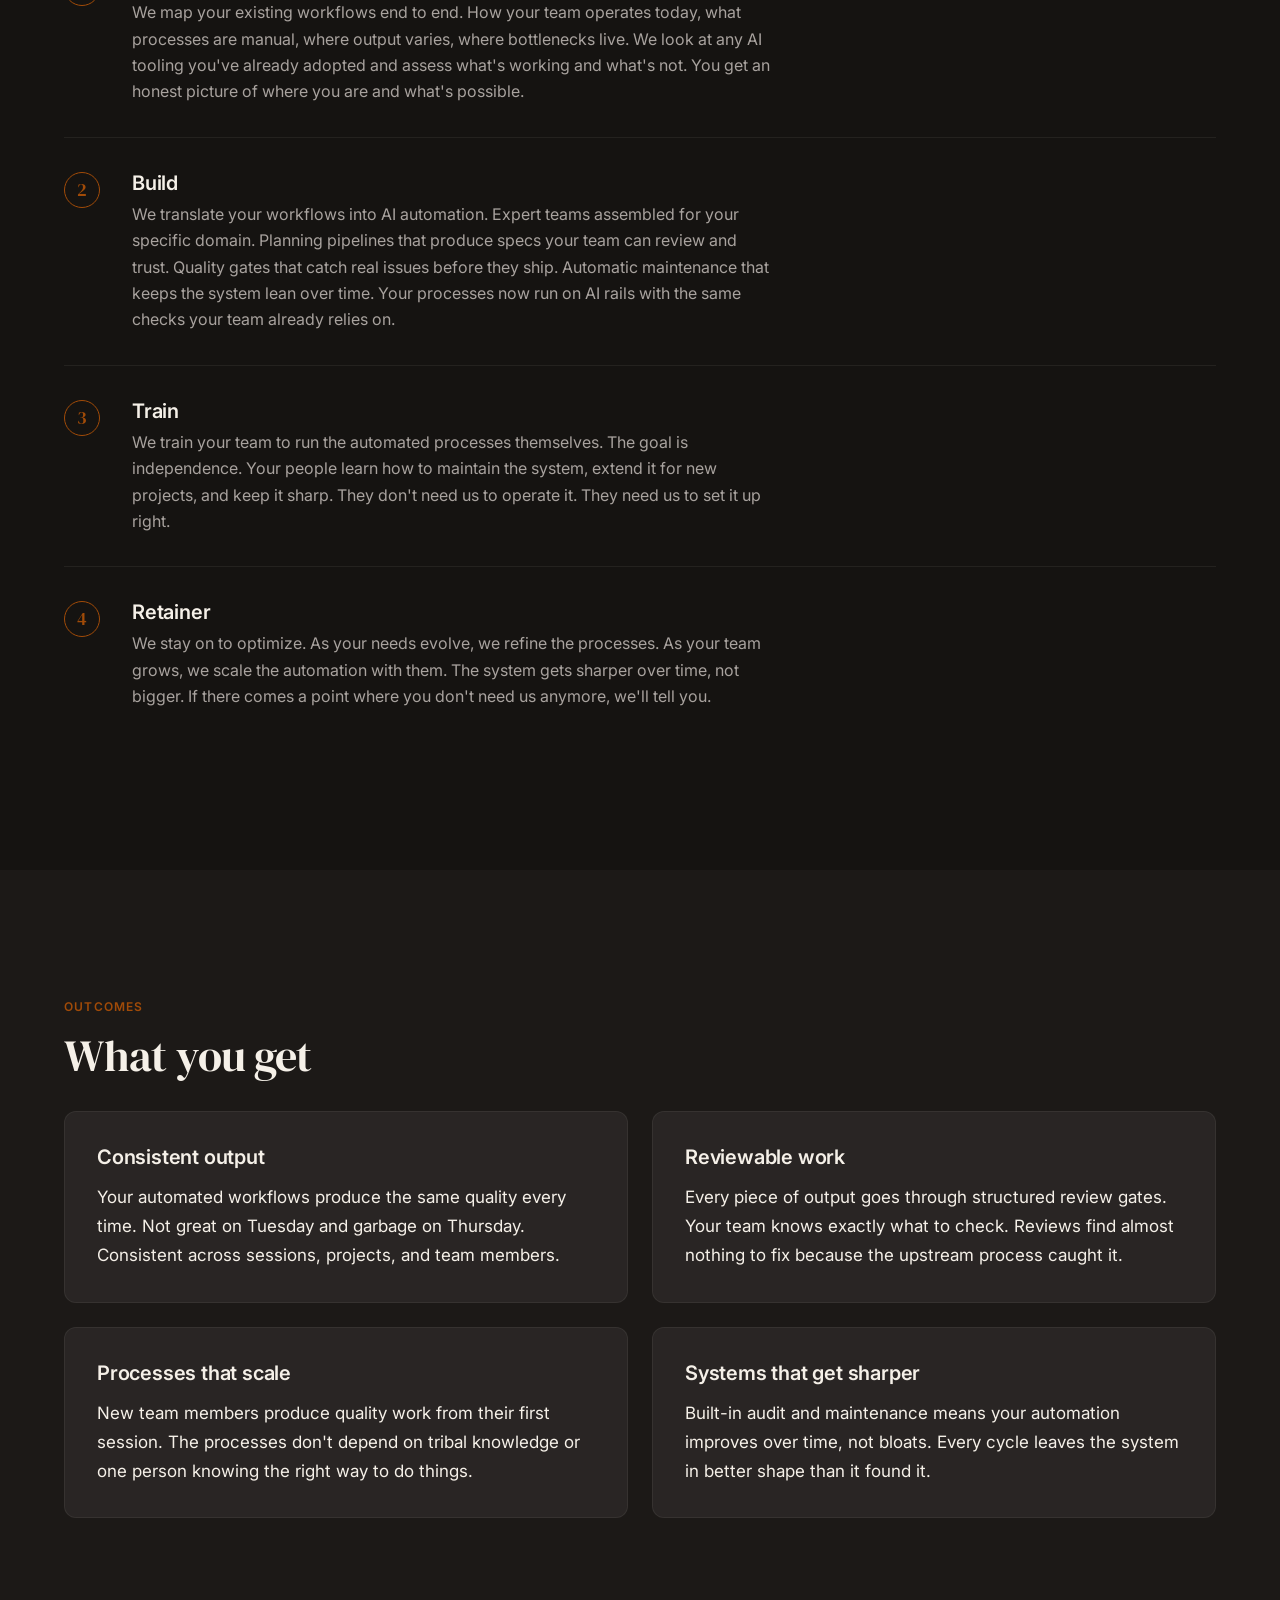
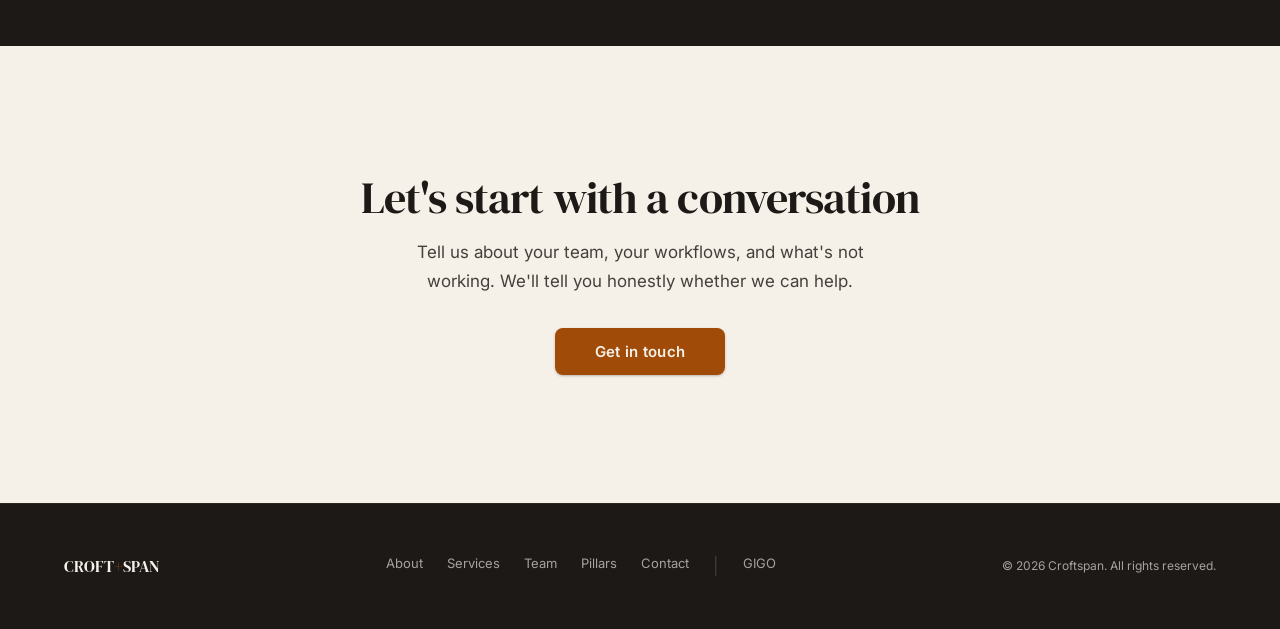
<file: services.html>
<!DOCTYPE html>
<html lang="en">
<head>
  <meta charset="UTF-8">
  <meta name="viewport" content="width=device-width, initial-scale=1.0">
  <meta name="theme-color" content="#1C1917" media="(prefers-color-scheme: dark)">
  <meta name="theme-color" content="#F5F0E8" media="(prefers-color-scheme: light)">
  <title>Services | Croftspan</title>
  <meta name="description" content="Croftspan audits your workflows, builds AI automation around them, trains your team, and stays on retainer. Any domain.">
  <meta property="og:title" content="Services | Croftspan">
  <meta property="og:description" content="Workflow audit, AI automation setup, training, and ongoing optimization. Any domain.">
  <meta property="og:type" content="website">
  <meta name="twitter:card" content="summary_large_image">
  <link rel="icon" href="assets/images/favicon.svg" type="image/svg+xml">
  <link rel="preconnect" href="https://fonts.googleapis.com">
  <link rel="preconnect" href="https://fonts.gstatic.com" crossorigin>
  <link href="https://fonts.googleapis.com/css2?family=DM+Serif+Display&family=Inter:wght@400;500;600&display=swap" rel="stylesheet">
  <link rel="stylesheet" href="css/style.css">
  <script>
    (function(){
      var t = localStorage.getItem('theme');
      if (t) document.documentElement.setAttribute('data-theme', t);
    })();
  </script>
</head>
<body>

<nav class="nav" aria-label="Main navigation">
  <div class="accent-bar"></div>
  <div class="nav-inner">
    <a href="index.html" class="nav-logo" aria-label="Croftspan home">CROFT<span class="plus">+</span>SPAN</a>
    <button class="nav-toggle" aria-label="Toggle menu" aria-expanded="false">
      <span></span><span></span><span></span>
    </button>
    <div class="nav-links">
      <a href="about.html">About</a>
      <a href="services.html" class="active">Services</a>
      <a href="team.html">Team</a>
      <a href="pillars.html">Pillars</a>
      <a href="contact.html">Contact</a>
      <button class="theme-toggle" aria-label="Toggle color mode">
        <svg class="icon-moon" xmlns="http://www.w3.org/2000/svg" width="18" height="18" viewBox="0 0 24 24" fill="none" stroke="currentColor" stroke-width="1.5" stroke-linecap="round" stroke-linejoin="round"><path d="M21 12.79A9 9 0 1 1 11.21 3 7 7 0 0 0 21 12.79z"/></svg>
        <svg class="icon-sun" xmlns="http://www.w3.org/2000/svg" width="18" height="18" viewBox="0 0 24 24" fill="none" stroke="currentColor" stroke-width="1.5" stroke-linecap="round" stroke-linejoin="round"><circle cx="12" cy="12" r="5"/><line x1="12" y1="1" x2="12" y2="3"/><line x1="12" y1="21" x2="12" y2="23"/><line x1="4.22" y1="4.22" x2="5.64" y2="5.64"/><line x1="18.36" y1="18.36" x2="19.78" y2="19.78"/><line x1="1" y1="12" x2="3" y2="12"/><line x1="21" y1="12" x2="23" y2="12"/><line x1="4.22" y1="19.78" x2="5.64" y2="18.36"/><line x1="18.36" y1="5.64" x2="19.78" y2="4.22"/></svg>
      </button>
      <a href="contact.html" class="btn btn-primary nav-cta">Get in Touch</a>
    </div>
  </div>
</nav>

<main id="main">

  <section class="hero">
    <div class="container">
      <p class="section-label mb-4">Services</p>
      <h1>We ship consistent,<br> reviewable work</h1>
      <p>That's the outcome. Here's how we get there.</p>
    </div>
  </section>

  <section class="section-dark">
    <div class="container">
      <p class="section-label mb-4">The engagement</p>
      <h2 class="mb-6">We translate your workflows<br> into AI automation</h2>
      <p>Croftspan audits your existing workflows, translates them into AI automation, trains your team to run the new processes, and stays on retainer for ongoing optimization. Not a tool subscription. Not a course. Hands-on operational setup for any domain.</p>
    </div>
  </section>

  <section class="section-alt section">
    <div class="container">
      <p class="section-label mb-4">The process</p>
      <h2 class="mb-8">What changes at each phase</h2>

      <div class="step">
        <div class="step-number">1</div>
        <div class="step-content">
          <h3>Audit</h3>
          <p>We map your existing workflows end to end. How your team operates today, what processes are manual, where output varies, where bottlenecks live. We look at any AI tooling you've already adopted and assess what's working and what's not. You get an honest picture of where you are and what's possible.</p>
        </div>
      </div>

      <div class="step">
        <div class="step-number">2</div>
        <div class="step-content">
          <h3>Build</h3>
          <p>We translate your workflows into AI automation. Expert teams assembled for your specific domain. Planning pipelines that produce specs your team can review and trust. Quality gates that catch real issues before they ship. Automatic maintenance that keeps the system lean over time. Your processes now run on AI rails with the same checks your team already relies on.</p>
        </div>
      </div>

      <div class="step">
        <div class="step-number">3</div>
        <div class="step-content">
          <h3>Train</h3>
          <p>We train your team to run the automated processes themselves. The goal is independence. Your people learn how to maintain the system, extend it for new projects, and keep it sharp. They don't need us to operate it. They need us to set it up right.</p>
        </div>
      </div>

      <div class="step">
        <div class="step-number">4</div>
        <div class="step-content">
          <h3>Retainer</h3>
          <p>We stay on to optimize. As your needs evolve, we refine the processes. As your team grows, we scale the automation with them. The system gets sharper over time, not bigger. If there comes a point where you don't need us anymore, we'll tell you.</p>
        </div>
      </div>
    </div>
  </section>

  <section class="section">
    <div class="container">
      <p class="section-label mb-4">Outcomes</p>
      <h2 class="mb-8">What you get</h2>
      <div class="grid grid-2">
        <div class="card">
          <h3 class="mb-3">Consistent output</h3>
          <p>Your automated workflows produce the same quality every time. Not great on Tuesday and garbage on Thursday. Consistent across sessions, projects, and team members.</p>
        </div>
        <div class="card">
          <h3 class="mb-3">Reviewable work</h3>
          <p>Every piece of output goes through structured review gates. Your team knows exactly what to check. Reviews find almost nothing to fix because the upstream process caught it.</p>
        </div>
        <div class="card">
          <h3 class="mb-3">Processes that scale</h3>
          <p>New team members produce quality work from their first session. The processes don't depend on tribal knowledge or one person knowing the right way to do things.</p>
        </div>
        <div class="card">
          <h3 class="mb-3">Systems that get sharper</h3>
          <p>Built-in audit and maintenance means your automation improves over time, not bloats. Every cycle leaves the system in better shape than it found it.</p>
        </div>
      </div>
    </div>
  </section>

  <section class="section-cta">
    <div class="container">
      <h2 class="mb-4">Let's start with a conversation</h2>
      <p class="mx-auto mb-8">Tell us about your team, your workflows, and what's not working. We'll tell you honestly whether we can help.</p>
      <a href="contact.html" class="btn btn-primary btn-lg">Get in touch</a>
    </div>
  </section>

</main>

<footer class="footer">
  <div class="footer-inner">
    <div class="footer-logo">CROFT<span class="plus">+</span>SPAN</div>
    <div class="footer-links">
      <a href="about.html">About</a>
      <a href="services.html">Services</a>
      <a href="team.html">Team</a>
      <a href="pillars.html">Pillars</a>
      <a href="contact.html">Contact</a>
      <span class="footer-sep">|</span>
      <a href="https://croftspan.github.io/gigo/" target="_blank" rel="noopener">GIGO</a>
    </div>
    <div class="footer-copy">&copy; 2026 Croftspan. All rights reserved.</div>
  </div>
</footer>

<script src="js/main.js"></script>
</body>
</html>
</file>
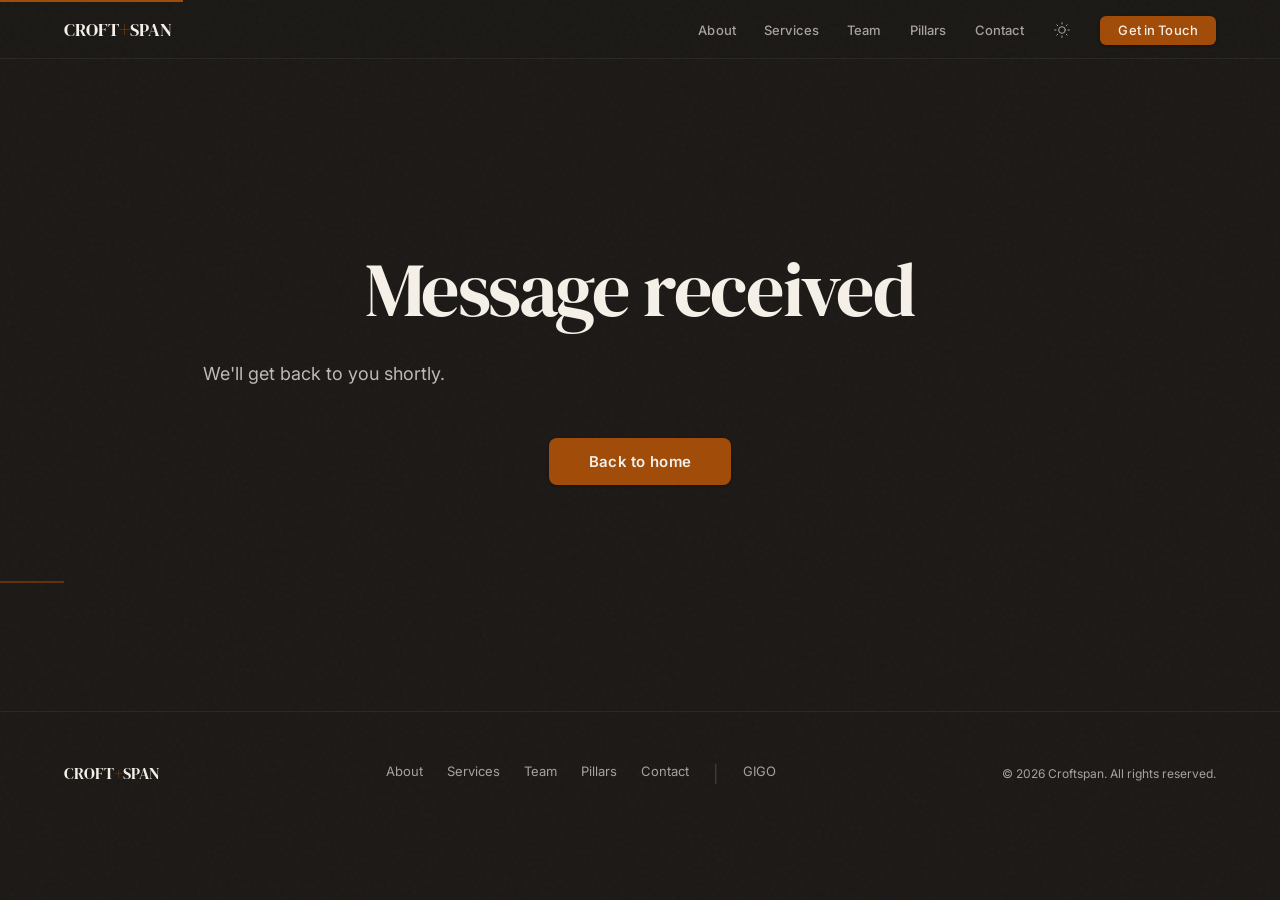
<file: success.html>
<!DOCTYPE html>
<html lang="en">
<head>
  <meta charset="UTF-8">
  <meta name="viewport" content="width=device-width, initial-scale=1.0">
  <meta name="theme-color" content="#1C1917" media="(prefers-color-scheme: dark)">
  <meta name="theme-color" content="#F5F0E8" media="(prefers-color-scheme: light)">
  <title>Message Sent | Croftspan</title>
  <link rel="icon" href="assets/images/favicon.svg" type="image/svg+xml">
  <link rel="preconnect" href="https://fonts.googleapis.com">
  <link rel="preconnect" href="https://fonts.gstatic.com" crossorigin>
  <link href="https://fonts.googleapis.com/css2?family=DM+Serif+Display&family=Inter:wght@400;500;600&display=swap" rel="stylesheet">
  <link rel="stylesheet" href="css/style.css">
  <script>
    (function(){
      var t = localStorage.getItem('theme');
      if (t) document.documentElement.setAttribute('data-theme', t);
    })();
  </script>
</head>
<body>

<nav class="nav" aria-label="Main navigation">
  <div class="accent-bar"></div>
  <div class="nav-inner">
    <a href="index.html" class="nav-logo" aria-label="Croftspan home">CROFT<span class="plus">+</span>SPAN</a>
    <button class="nav-toggle" aria-label="Toggle menu" aria-expanded="false">
      <span></span><span></span><span></span>
    </button>
    <div class="nav-links">
      <a href="about.html">About</a>
      <a href="services.html">Services</a>
      <a href="team.html">Team</a>
      <a href="pillars.html">Pillars</a>
      <a href="contact.html">Contact</a>
      <button class="theme-toggle" aria-label="Toggle color mode">
        <svg class="icon-moon" xmlns="http://www.w3.org/2000/svg" width="18" height="18" viewBox="0 0 24 24" fill="none" stroke="currentColor" stroke-width="1.5" stroke-linecap="round" stroke-linejoin="round"><path d="M21 12.79A9 9 0 1 1 11.21 3 7 7 0 0 0 21 12.79z"/></svg>
        <svg class="icon-sun" xmlns="http://www.w3.org/2000/svg" width="18" height="18" viewBox="0 0 24 24" fill="none" stroke="currentColor" stroke-width="1.5" stroke-linecap="round" stroke-linejoin="round"><circle cx="12" cy="12" r="5"/><line x1="12" y1="1" x2="12" y2="3"/><line x1="12" y1="21" x2="12" y2="23"/><line x1="4.22" y1="4.22" x2="5.64" y2="5.64"/><line x1="18.36" y1="18.36" x2="19.78" y2="19.78"/><line x1="1" y1="12" x2="3" y2="12"/><line x1="21" y1="12" x2="23" y2="12"/><line x1="4.22" y1="19.78" x2="5.64" y2="18.36"/><line x1="18.36" y1="5.64" x2="19.78" y2="4.22"/></svg>
      </button>
      <a href="contact.html" class="btn btn-primary nav-cta">Get in Touch</a>
    </div>
  </div>
</nav>

<main id="main">
  <section class="hero text-center">
    <div class="container">
      <h1>Message received</h1>
      <p>We'll get back to you shortly.</p>
      <a href="index.html" class="btn btn-primary btn-lg mt-4">Back to home</a>
    </div>
  </section>
</main>

<footer class="footer">
  <div class="footer-inner">
    <div class="footer-logo">CROFT<span class="plus">+</span>SPAN</div>
    <div class="footer-links">
      <a href="about.html">About</a>
      <a href="services.html">Services</a>
      <a href="team.html">Team</a>
      <a href="pillars.html">Pillars</a>
      <a href="contact.html">Contact</a>
      <span class="footer-sep">|</span>
      <a href="https://croftspan.github.io/gigo/" target="_blank" rel="noopener">GIGO</a>
    </div>
    <div class="footer-copy">&copy; 2026 Croftspan. All rights reserved.</div>
  </div>
</footer>

<script src="js/main.js"></script>
</body>
</html>
</file>
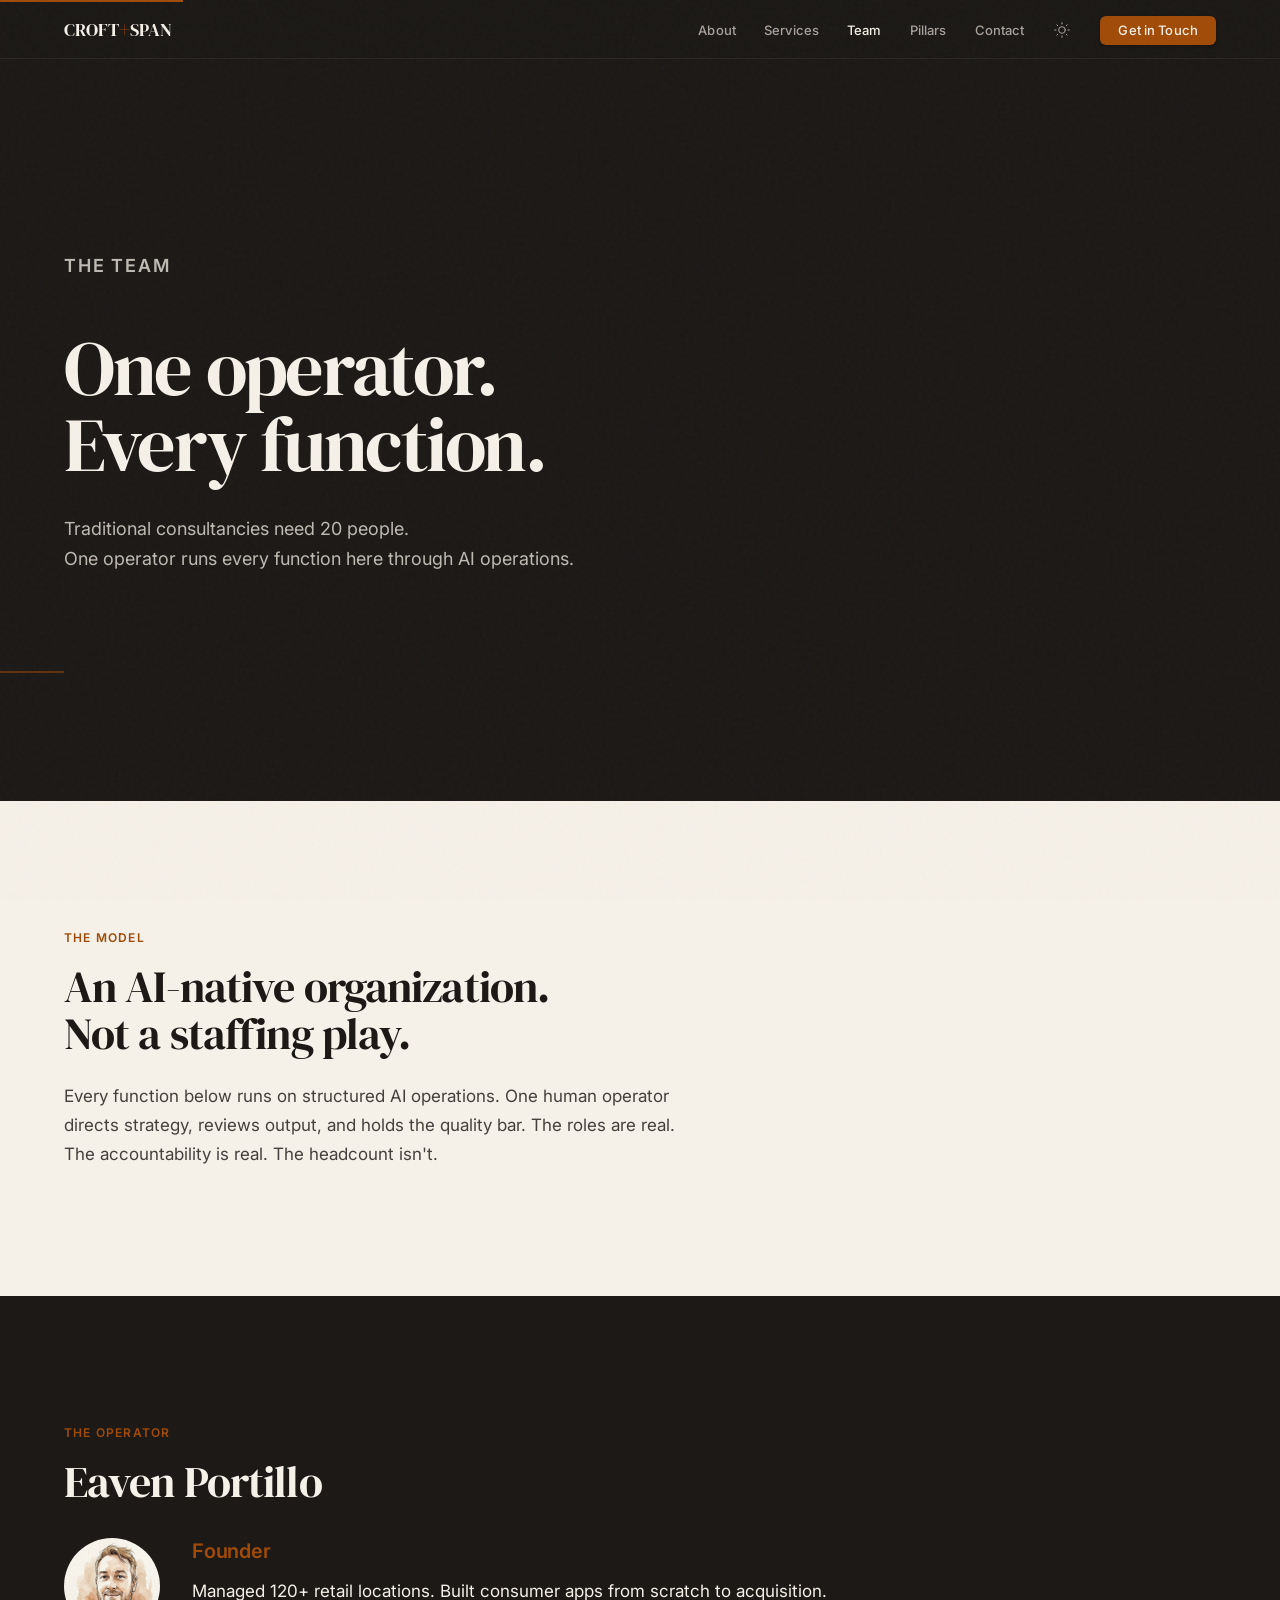
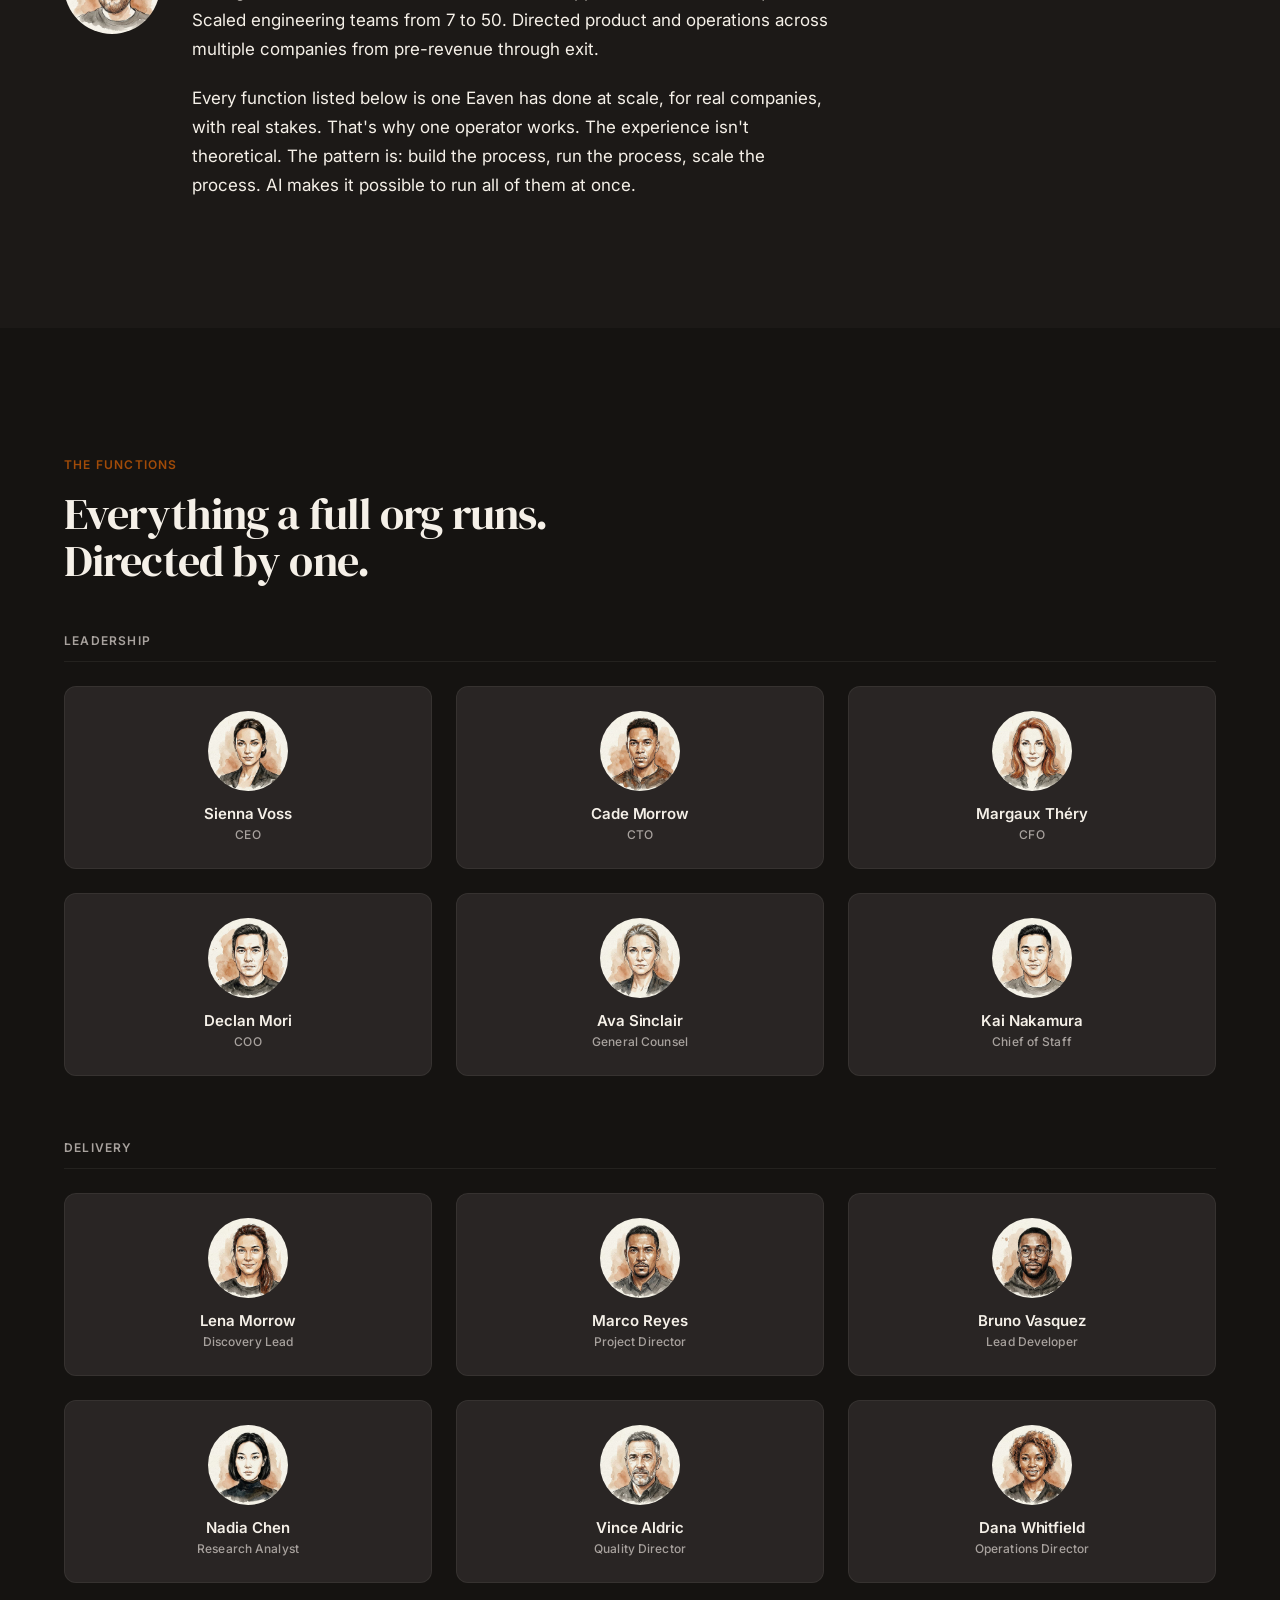
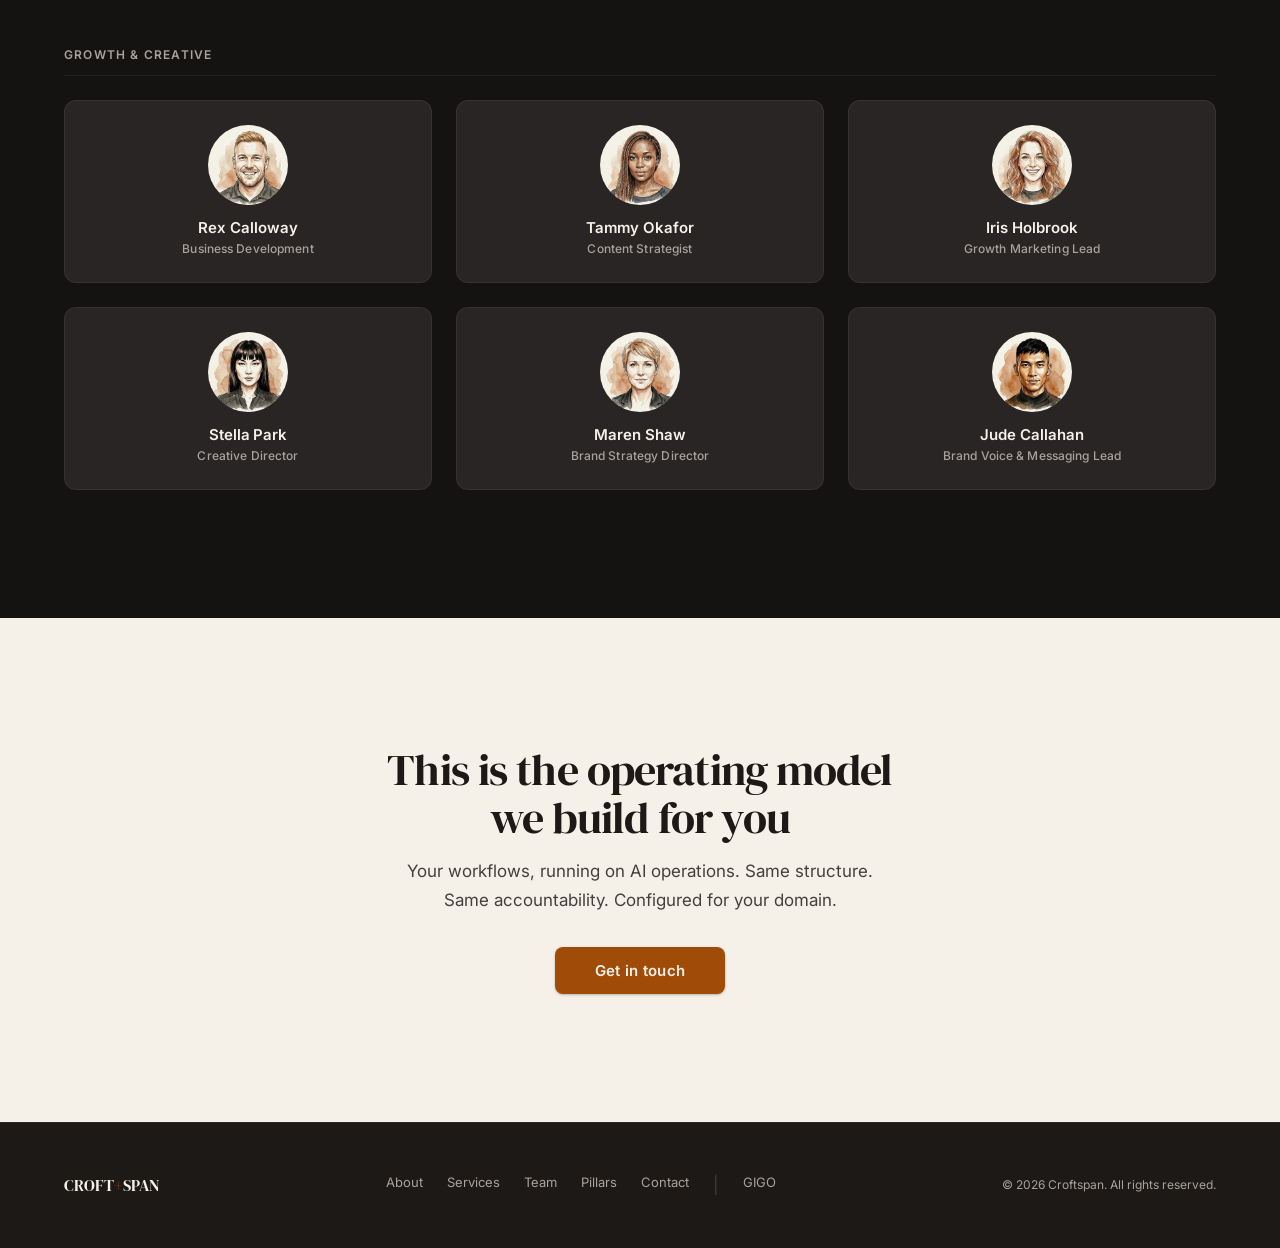
<file: team.html>
<!DOCTYPE html>
<html lang="en">
<head>
  <meta charset="UTF-8">
  <meta name="viewport" content="width=device-width, initial-scale=1.0">
  <meta name="theme-color" content="#1C1917" media="(prefers-color-scheme: dark)">
  <meta name="theme-color" content="#F5F0E8" media="(prefers-color-scheme: light)">
  <title>Team | Croftspan</title>
  <meta name="description" content="Traditional consultancies need 20 people. One operator runs every function through AI operations. This is the model Croftspan builds for you.">
  <meta property="og:title" content="Team | Croftspan">
  <meta property="og:description" content="One operator. Every function. The AI-native operating model Croftspan runs on and builds for clients.">
  <meta property="og:type" content="website">
  <meta name="twitter:card" content="summary_large_image">
  <link rel="icon" href="assets/images/favicon.svg" type="image/svg+xml">
  <link rel="preconnect" href="https://fonts.googleapis.com">
  <link rel="preconnect" href="https://fonts.gstatic.com" crossorigin>
  <link href="https://fonts.googleapis.com/css2?family=DM+Serif+Display&family=Inter:wght@400;500;600&display=swap" rel="stylesheet">
  <link rel="stylesheet" href="css/style.css">
  <script>
    (function(){
      var t = localStorage.getItem('theme');
      if (t) document.documentElement.setAttribute('data-theme', t);
    })();
  </script>
</head>
<body>


<nav class="nav" aria-label="Main navigation">
  <div class="accent-bar"></div>
  <div class="nav-inner">
    <a href="index.html" class="nav-logo" aria-label="Croftspan home">CROFT<span class="plus">+</span>SPAN</a>
    <button class="nav-toggle" aria-label="Toggle menu" aria-expanded="false">
      <span></span><span></span><span></span>
    </button>
    <div class="nav-links">
      <a href="about.html">About</a>
      <a href="services.html">Services</a>
      <a href="team.html" class="active">Team</a>
      <a href="pillars.html">Pillars</a>
      <a href="contact.html">Contact</a>
      <button class="theme-toggle" aria-label="Toggle color mode">
        <svg class="icon-moon" xmlns="http://www.w3.org/2000/svg" width="18" height="18" viewBox="0 0 24 24" fill="none" stroke="currentColor" stroke-width="1.5" stroke-linecap="round" stroke-linejoin="round"><path d="M21 12.79A9 9 0 1 1 11.21 3 7 7 0 0 0 21 12.79z"/></svg>
        <svg class="icon-sun" xmlns="http://www.w3.org/2000/svg" width="18" height="18" viewBox="0 0 24 24" fill="none" stroke="currentColor" stroke-width="1.5" stroke-linecap="round" stroke-linejoin="round"><circle cx="12" cy="12" r="5"/><line x1="12" y1="1" x2="12" y2="3"/><line x1="12" y1="21" x2="12" y2="23"/><line x1="4.22" y1="4.22" x2="5.64" y2="5.64"/><line x1="18.36" y1="18.36" x2="19.78" y2="19.78"/><line x1="1" y1="12" x2="3" y2="12"/><line x1="21" y1="12" x2="23" y2="12"/><line x1="4.22" y1="19.78" x2="5.64" y2="18.36"/><line x1="18.36" y1="5.64" x2="19.78" y2="4.22"/></svg>
      </button>
      <a href="contact.html" class="btn btn-primary nav-cta">Get in Touch</a>
    </div>
  </div>
</nav>

<main id="main">

  <!-- 1. Hero -->
  <section class="hero">
    <div class="container">
      <p class="section-label mb-4">The team</p>
      <h1>One operator.<br>Every function.</h1>
      <p>Traditional consultancies need 20 people.<br>One operator runs every function here through AI operations.</p>
    </div>
  </section>

  <!-- 2. The model -->
  <section class="section-dark">
    <div class="container">
      <p class="section-label mb-4">The model</p>
      <h2 class="mb-6">An AI-native organization.<br>Not a staffing play.</h2>
      <p>Every function below runs on structured AI operations. One human operator directs strategy, reviews output, and holds the quality bar. The roles are real. The accountability is real. The headcount isn't.</p>
    </div>
  </section>

  <!-- 3. The Operator -->
  <section class="section">
    <div class="container">
      <p class="section-label mb-4">The operator</p>
      <h2 class="mb-8">Eaven Portillo</h2>
      <div class="operator-block">
        <img class="operator-avatar" src="assets/images/team/eaven.jpg" alt="Eaven Portillo">
        <div class="operator-content">
          <h3 class="mb-3">Founder</h3>
          <p>Managed 120+ retail locations. Built consumer apps from scratch to acquisition. Scaled engineering teams from 7 to 50. Directed product and operations across multiple companies from pre-revenue through exit.</p>
          <p>Every function listed below is one Eaven has done at scale, for real companies, with real stakes. That's why one operator works. The experience isn't theoretical. The pattern is: build the process, run the process, scale the process. AI makes it possible to run all of them at once.</p>
        </div>
      </div>
    </div>
  </section>

  <!-- 4. Functions grid -->
  <section class="section-alt">
    <div class="container">
      <p class="section-label mb-4">The functions</p>
      <h2 class="mb-12">Everything a full org runs.<br>Directed by one.</h2>

      <!-- Leadership -->
      <h3 class="cluster-label mb-6">Leadership</h3>
      <div class="grid grid-3">
        <div class="card team-card">
          <img class="team-avatar" src="assets/images/team/sienna.jpg" alt="Sienna Voss">
          <h4>Sienna Voss</h4>
          <div class="caption mb-3">CEO</div>
        </div>
        <div class="card team-card">
          <img class="team-avatar" src="assets/images/team/cade.jpg" alt="Cade Morrow">
          <h4>Cade Morrow</h4>
          <div class="caption mb-3">CTO</div>
        </div>
        <div class="card team-card">
          <img class="team-avatar" src="assets/images/team/margaux.jpg" alt="Margaux Théry">
          <h4>Margaux Th&eacute;ry</h4>
          <div class="caption mb-3">CFO</div>
        </div>
        <div class="card team-card">
          <img class="team-avatar" src="assets/images/team/declan.jpg" alt="Declan Mori">
          <h4>Declan Mori</h4>
          <div class="caption mb-3">COO</div>
        </div>
        <div class="card team-card">
          <img class="team-avatar" src="assets/images/team/ava.jpg" alt="Ava Sinclair">
          <h4>Ava Sinclair</h4>
          <div class="caption mb-3">General Counsel</div>
        </div>
        <div class="card team-card">
          <img class="team-avatar" src="assets/images/team/kai.jpg" alt="Kai Nakamura">
          <h4>Kai Nakamura</h4>
          <div class="caption mb-3">Chief of Staff</div>
        </div>
      </div>

      <!-- Delivery -->
      <h3 class="cluster-label mb-6">Delivery</h3>
      <div class="grid grid-3">
        <div class="card team-card">
          <img class="team-avatar" src="assets/images/team/lena.jpg" alt="Lena Morrow">
          <h4>Lena Morrow</h4>
          <div class="caption mb-3">Discovery Lead</div>
        </div>
        <div class="card team-card">
          <img class="team-avatar" src="assets/images/team/marco.jpg" alt="Marco Reyes">
          <h4>Marco Reyes</h4>
          <div class="caption mb-3">Project Director</div>
        </div>
        <div class="card team-card">
          <img class="team-avatar" src="assets/images/team/bruno.jpg" alt="Bruno Vasquez">
          <h4>Bruno Vasquez</h4>
          <div class="caption mb-3">Lead Developer</div>
        </div>
        <div class="card team-card">
          <img class="team-avatar" src="assets/images/team/nadia.jpg" alt="Nadia Chen">
          <h4>Nadia Chen</h4>
          <div class="caption mb-3">Research Analyst</div>
        </div>
        <div class="card team-card">
          <img class="team-avatar" src="assets/images/team/vince.jpg" alt="Vince Aldric">
          <h4>Vince Aldric</h4>
          <div class="caption mb-3">Quality Director</div>
        </div>
        <div class="card team-card">
          <img class="team-avatar" src="assets/images/team/dana.jpg" alt="Dana Whitfield">
          <h4>Dana Whitfield</h4>
          <div class="caption mb-3">Operations Director</div>
        </div>
      </div>

      <!-- Growth & Creative -->
      <h3 class="cluster-label mb-6">Growth &amp; Creative</h3>
      <div class="grid grid-3">
        <div class="card team-card">
          <img class="team-avatar" src="assets/images/team/rex.jpg" alt="Rex Calloway">
          <h4>Rex Calloway</h4>
          <div class="caption mb-3">Business Development</div>
        </div>
        <div class="card team-card">
          <img class="team-avatar" src="assets/images/team/tammy.jpg" alt="Tammy Okafor">
          <h4>Tammy Okafor</h4>
          <div class="caption mb-3">Content Strategist</div>
        </div>
        <div class="card team-card">
          <img class="team-avatar" src="assets/images/team/iris.jpg" alt="Iris Holbrook">
          <h4>Iris Holbrook</h4>
          <div class="caption mb-3">Growth Marketing Lead</div>
        </div>
        <div class="card team-card">
          <img class="team-avatar" src="assets/images/team/stella.jpg" alt="Stella Park">
          <h4>Stella Park</h4>
          <div class="caption mb-3">Creative Director</div>
        </div>
        <div class="card team-card">
          <img class="team-avatar" src="assets/images/team/maren.jpg" alt="Maren Shaw">
          <h4>Maren Shaw</h4>
          <div class="caption mb-3">Brand Strategy Director</div>
        </div>
        <div class="card team-card">
          <img class="team-avatar" src="assets/images/team/jude.jpg" alt="Jude Callahan">
          <h4>Jude Callahan</h4>
          <div class="caption mb-3">Brand Voice &amp; Messaging Lead</div>
        </div>
      </div>

    </div>
  </section>

  <!-- 5. CTA -->
  <section class="section-cta">
    <div class="container">
      <h2 class="mb-4">This is the operating model<br>we build for you</h2>
      <p class="mx-auto mb-8">Your workflows, running on AI operations. Same structure. Same accountability. Configured for your domain.</p>
      <a href="contact.html" class="btn btn-primary btn-lg">Get in touch</a>
    </div>
  </section>

</main>

<footer class="footer">
  <div class="footer-inner">
    <div class="footer-logo">CROFT<span class="plus">+</span>SPAN</div>
    <div class="footer-links">
      <a href="about.html">About</a>
      <a href="services.html">Services</a>
      <a href="team.html">Team</a>
      <a href="pillars.html">Pillars</a>
      <a href="contact.html">Contact</a>
      <span class="footer-sep">|</span>
      <a href="https://croftspan.github.io/gigo/" target="_blank" rel="noopener">GIGO</a>
    </div>
    <div class="footer-copy">&copy; 2026 Croftspan. All rights reserved.</div>
  </div>
</footer>

<script src="js/main.js"></script>
</body>
</html>
</file>
<file: css/style.css>
/* ============================================
   Croftspan — Design System
   OVERDRIVE: Spatial confidence. Typographic drama.
   Material warmth. One moment per viewport.
   ============================================ */

/* --- Reset --- */
*, *::before, *::after { box-sizing: border-box; margin: 0; padding: 0; }
html { scroll-behavior: smooth; -webkit-text-size-adjust: 100%; }
body { min-height: 100vh; text-rendering: optimizeLegibility; -webkit-font-smoothing: antialiased; -moz-osx-font-smoothing: grayscale; }
img, picture, video, canvas, svg { display: block; max-width: 100%; }
input, button, textarea, select { font: inherit; }
p, h1, h2, h3, h4, h5, h6 { overflow-wrap: break-word; }
a { color: inherit; text-decoration: none; }
ul, ol { list-style: none; }
button { cursor: pointer; border: none; background: none; }

/* --- Custom Properties --- */
:root {
  --forge: #1C1917;
  --forge-90: #292524;
  --vellum: #F5F0E8;
  --stone: #44403C;
  --copperfield: #A14B08;
  --copperfield-hover: #8B4107;
  --copperfield-active: #753706;
  --copperfield-glow: rgba(161, 75, 8, 0.15);
  --slate: #334155;
  --chalk: #D6D3D1;
  --survey-red: #DC2626;
  --lichen: #16A34A;

  --font-heading: 'DM Serif Display', Georgia, 'Times New Roman', serif;
  --font-body: 'Inter', -apple-system, BlinkMacSystemFont, 'Segoe UI', sans-serif;
  --font-mono: 'JetBrains Mono', 'SF Mono', 'Fira Code', 'Courier New', monospace;

  --space-1: 4px;
  --space-2: 8px;
  --space-3: 12px;
  --space-4: 16px;
  --space-6: 24px;
  --space-8: 32px;
  --space-12: 48px;
  --space-16: 64px;
  --space-24: 96px;
  --space-32: 128px;
  --space-48: 192px;

  --max-width: 1200px;
  --content-width: 640px;
  --side-padding: 24px;
  --column-gap: 24px;

  --radius-sm: 4px;
  --radius: 6px;
  --radius-lg: 8px;
  --radius-xl: 12px;

  --transition-fast: 100ms linear;
  --transition: 150ms ease-out;
  --transition-slow: 200ms ease-out;
  --transition-lift: 300ms cubic-bezier(0.2, 0, 0, 1);
}

/* --- Dark Mode (default) --- */
:root, [data-theme="dark"] {
  --bg: var(--forge);
  --bg-alt: #151311;
  --text: var(--vellum);
  --text-secondary: #A8A29E;
  --surface: var(--forge-90);
  --card-border: rgba(168, 162, 158, 0.1);
  --border: rgba(168, 162, 158, 0.1);
  --nav-bg: rgba(28, 25, 23, 0.92);
  --shadow-sm: 0 1px 2px rgba(0, 0, 0, 0.1), 0 1px 3px rgba(0, 0, 0, 0.15);
  --shadow: 0 2px 4px rgba(0, 0, 0, 0.1), 0 8px 16px rgba(0, 0, 0, 0.2);
  --shadow-lg: 0 4px 8px rgba(0, 0, 0, 0.1), 0 16px 32px rgba(0, 0, 0, 0.3);
  --pillar-bg: var(--forge-90);
  --pillar-text: var(--vellum);
  --pillar-sub: #A8A29E;
  --pillar-border: rgba(168, 162, 158, 0.08);
  --invert-bg: var(--vellum);
  --invert-text: var(--forge);
  --invert-text-secondary: var(--stone);
}

/* --- Light Mode --- */
[data-theme="light"] {
  --bg: var(--vellum);
  --bg-alt: #EBE6DC;
  --text: var(--forge);
  --text-secondary: var(--stone);
  --surface: #FFFFFF;
  --card-border: rgba(68, 64, 60, 0.12);
  --border: rgba(68, 64, 60, 0.12);
  --nav-bg: rgba(245, 240, 232, 0.92);
  --shadow-sm: 0 1px 2px rgba(28, 25, 23, 0.04), 0 1px 3px rgba(28, 25, 23, 0.06);
  --shadow: 0 2px 4px rgba(28, 25, 23, 0.04), 0 8px 16px rgba(28, 25, 23, 0.06);
  --shadow-lg: 0 4px 8px rgba(28, 25, 23, 0.04), 0 16px 32px rgba(28, 25, 23, 0.08);
  --pillar-bg: var(--forge);
  --pillar-text: var(--vellum);
  --pillar-sub: rgba(245, 240, 232, 0.7);
  --pillar-border: transparent;
  --invert-bg: var(--forge);
  --invert-text: var(--vellum);
  --invert-text-secondary: rgba(245, 240, 232, 0.65);
}

/* --- Focus --- */
:focus { outline: none; }
:focus-visible {
  outline: 2px solid var(--copperfield);
  outline-offset: 3px;
  border-radius: var(--radius-sm);
}

/* --- Page load --- */
@keyframes fadeUp {
  from { opacity: 0; transform: translateY(8px); }
  to { opacity: 1; transform: translateY(0); }
}

/* --- Base --- */
body {
  font-family: var(--font-body);
  font-size: 17px;
  font-weight: 400;
  line-height: 1.7;
  color: var(--text);
  background-color: var(--bg);
  transition: background-color var(--transition-slow), color var(--transition-slow);
  animation: fadeUp 400ms ease-out;
}

/* Subtle paper texture */
body::after {
  content: '';
  position: fixed;
  top: 0;
  left: 0;
  width: 100%;
  height: 100%;
  pointer-events: none;
  z-index: 9999;
  opacity: 0.025;
  background-image: url("data:image/svg+xml,%3Csvg viewBox='0 0 256 256' xmlns='http://www.w3.org/2000/svg'%3E%3Cfilter id='n'%3E%3CfeTurbulence type='fractalNoise' baseFrequency='0.85' numOctaves='4' stitchTiles='stitch'/%3E%3C/filter%3E%3Crect width='100%25' height='100%25' filter='url(%23n)'/%3E%3C/svg%3E");
}

/* --- Typography --- */
h1, h2 { font-family: var(--font-heading); font-weight: 400; color: var(--text); }
h3, h4 { font-family: var(--font-body); font-weight: 600; color: var(--text); }

h1 {
  font-size: 76px;
  line-height: 1.0;
  letter-spacing: -0.03em;
}
h2 {
  font-size: 44px;
  line-height: 1.08;
  letter-spacing: -0.02em;
}
h3 {
  font-size: 20px;
  line-height: 1.35;
  letter-spacing: -0.01em;
}
h4 {
  font-size: 17px;
  line-height: 1.4;
  letter-spacing: -0.005em;
}

.text-small {
  font-size: 15px;
  line-height: 1.6;
  color: var(--text-secondary);
}
.caption {
  font-size: 13px;
  font-weight: 600;
  line-height: 1.5;
  letter-spacing: 0.05em;
  color: var(--copperfield);
}
.section-label {
  font-size: 12px;
  font-weight: 600;
  line-height: 1.5;
  letter-spacing: 0.1em;
  text-transform: uppercase;
  color: var(--copperfield);
}
.section-dark .section-label { color: var(--copperfield); }
.label {
  font-size: 13px;
  font-weight: 500;
  color: var(--text-secondary);
  margin-bottom: var(--space-1);
}
code {
  font-family: var(--font-mono);
  font-size: 15px;
  line-height: 1.6;
}

p { max-width: var(--content-width); }
p + p { margin-top: 1.2em; }

/* --- Layout --- */
.container {
  max-width: var(--max-width);
  margin: 0 auto;
  padding: 0 var(--side-padding);
}
.section {
  padding: var(--space-32) 0;
}
.section-sm {
  padding: var(--space-16) 0;
}

/* Inverted sections */
.section-dark {
  background: var(--invert-bg);
  color: var(--invert-text);
  padding: var(--space-32) 0;
}
.section-dark h2,
.section-dark h3,
.section-dark h4 { color: var(--invert-text); }
.section-dark p { color: var(--invert-text-secondary); }
.section-dark .step-number { color: var(--copperfield); border-color: var(--copperfield); }
.section-dark .step-content p { color: var(--invert-text-secondary); }
.section-dark .step { border-color: rgba(245, 240, 232, 0.1); }

/* Alt background */
.section-alt {
  background: var(--bg-alt);
  padding: var(--space-32) 0;
}

/* --- Grid --- */
.grid {
  display: grid;
  gap: var(--space-6);
}
.grid-2 { grid-template-columns: repeat(2, 1fr); }
.grid-3 { grid-template-columns: repeat(3, 1fr); }
.grid-4 { grid-template-columns: repeat(4, 1fr); }

/* --- Navigation --- */
.nav {
  position: sticky;
  top: 0;
  z-index: 100;
  background: var(--nav-bg);
  backdrop-filter: blur(16px) saturate(1.2);
  -webkit-backdrop-filter: blur(16px) saturate(1.2);
  border-bottom: 1px solid var(--border);
  transition: background-color var(--transition-slow);
}
.nav-inner {
  max-width: var(--max-width);
  margin: 0 auto;
  padding: 0 var(--side-padding);
  display: flex;
  align-items: center;
  justify-content: space-between;
  height: 56px;
}
.nav-logo {
  font-family: var(--font-heading);
  font-size: 18px;
  color: var(--text);
  text-decoration: none;
  display: flex;
  align-items: center;
  transition: opacity var(--transition);
}
.nav-logo:hover { opacity: 0.7; }
.nav-logo .plus {
  color: var(--copperfield);
  font-size: 21px;
}
.nav-links {
  display: flex;
  align-items: center;
  gap: var(--space-1);
}
.nav-links a {
  font-size: 13px;
  font-weight: 500;
  letter-spacing: 0.01em;
  color: var(--text-secondary);
  padding: var(--space-2) var(--space-3);
  border-radius: var(--radius);
  transition: color var(--transition);
}
.nav-links a:hover,
.nav-links a.active {
  color: var(--text);
}
.nav-links a.nav-cta {
  margin-left: var(--space-3);
  color: var(--vellum);
  padding: 8px 18px;
  font-size: 13px;
}
.nav-links a.nav-cta:hover { color: var(--vellum); }

/* Mobile nav */
.nav-toggle {
  display: none;
  flex-direction: column;
  gap: 5px;
  padding: 12px;
  min-width: 44px;
  min-height: 44px;
  justify-content: center;
  align-items: center;
}
.nav-toggle span {
  display: block;
  width: 18px;
  height: 1.5px;
  background: var(--text);
  border-radius: 1px;
  transition: transform var(--transition), opacity var(--transition);
}
.nav-toggle.open span:nth-child(1) { transform: translateY(6.5px) rotate(45deg); }
.nav-toggle.open span:nth-child(2) { opacity: 0; }
.nav-toggle.open span:nth-child(3) { transform: translateY(-6.5px) rotate(-45deg); }

/* Theme toggle */
.theme-toggle {
  display: flex;
  align-items: center;
  justify-content: center;
  width: 44px;
  height: 44px;
  border-radius: var(--radius);
  color: var(--text-secondary);
  transition: color var(--transition);
}
.theme-toggle:hover { color: var(--text); }
.theme-toggle svg { width: 16px; height: 16px; }
.theme-toggle .icon-sun,
.theme-toggle .icon-moon { display: none; }
:root:not([data-theme="light"]) .theme-toggle .icon-sun { display: block; }
:root:not([data-theme="light"]) .theme-toggle .icon-moon { display: none; }
[data-theme="light"] .theme-toggle .icon-moon { display: block; }
[data-theme="light"] .theme-toggle .icon-sun { display: none; }

/* --- Buttons --- */
.btn {
  display: inline-flex;
  align-items: center;
  justify-content: center;
  font-family: var(--font-body);
  font-size: 14px;
  font-weight: 600;
  letter-spacing: 0.02em;
  line-height: 1;
  padding: 12px 24px;
  border-radius: var(--radius);
  transition: all var(--transition-lift);
  text-decoration: none;
  position: relative;
}
.btn-primary {
  background: var(--copperfield);
  color: var(--vellum);
  border: none;
  box-shadow: var(--shadow-sm);
}
.btn-primary:hover {
  background: var(--copperfield-hover);
  box-shadow: var(--shadow);
  transform: translateY(-1px);
}
.btn-primary:active {
  background: var(--copperfield-active);
  transform: translateY(0);
  box-shadow: none;
}
.btn-secondary {
  background: transparent;
  border: 1.5px solid var(--border);
  color: var(--text);
}
.btn-secondary:hover {
  border-color: var(--text-secondary);
  transform: translateY(-1px);
}
.btn-secondary:active {
  background: var(--text);
  color: var(--bg);
  transform: translateY(0);
}
.btn-lg {
  padding: 16px 40px;
  font-size: 15px;
  border-radius: var(--radius-lg);
}

/* --- Links --- */
.link {
  color: var(--copperfield);
  text-decoration: none;
  font-weight: 500;
  font-size: 15px;
  transition: color var(--transition);
}
.link:hover {
  color: var(--copperfield-hover);
  text-decoration: underline;
  text-underline-offset: 4px;
}

/* --- Cards --- */
.card {
  background: var(--surface);
  border: 1px solid var(--card-border);
  border-radius: var(--radius-xl);
  padding: var(--space-8);
  transition: all var(--transition-lift);
}
.card:hover {
  box-shadow: var(--shadow);
  transform: translateY(-3px);
  border-color: transparent;
}

/* --- Form --- */
.form-group {
  margin-bottom: var(--space-6);
}
.form-group label {
  display: block;
  font-size: 13px;
  font-weight: 600;
  letter-spacing: 0.02em;
  color: var(--text);
  margin-bottom: var(--space-2);
}
.form-input {
  width: 100%;
  padding: 14px 16px;
  font-size: 16px;
  font-family: var(--font-body);
  color: var(--text);
  background: var(--bg);
  border: 1px solid var(--border);
  border-radius: var(--radius-lg);
  transition: border-color var(--transition), box-shadow var(--transition);
}
.form-input:focus {
  border-color: var(--copperfield);
  box-shadow: 0 0 0 3px var(--copperfield-glow);
}
.form-input:focus-visible {
  outline: none;
  border-color: var(--copperfield);
  box-shadow: 0 0 0 3px var(--copperfield-glow);
}
.form-input::placeholder {
  color: var(--text-secondary);
  font-size: 15px;
}
textarea.form-input {
  min-height: 180px;
  resize: vertical;
}
.form-error {
  color: var(--survey-red);
  font-size: 13px;
  margin-top: var(--space-1);
}

/* --- Dividers --- */
hr {
  border: none;
  border-top: 1px solid var(--border);
  margin: 0;
}

/* --- Hero [OVERDRIVE] --- */
.hero {
  padding: var(--space-48) 0 var(--space-32);
  position: relative;
}
.hero h1 {
  margin-bottom: var(--space-8);
  max-width: none;
}
.hero p {
  font-size: 18px;
  line-height: 1.7;
  color: var(--text);
  opacity: 0.75;
  margin-bottom: var(--space-12);
  max-width: 520px;
}
.hero .btn {
  margin-top: 0;
}

/* Copper accent line under hero */
.hero::after {
  content: '';
  display: block;
  width: 64px;
  height: 2px;
  background: var(--copperfield);
  margin-top: var(--space-24);
  opacity: 0.5;
}

/* --- Section Headers --- */
.section-header {
  margin-bottom: var(--space-12);
}
.section-header h2 {
  margin-bottom: var(--space-3);
}
.section-header p {
  color: var(--text-secondary);
  font-size: 17px;
}

/* --- Steps --- */
.step {
  display: flex;
  gap: var(--space-8);
  padding: var(--space-8) 0;
  border-bottom: 1px solid var(--border);
  transition: padding-left var(--transition-lift);
}
.step:last-child { border-bottom: none; }
.step:hover { padding-left: var(--space-3); }
.step-number {
  flex-shrink: 0;
  width: 36px;
  height: 36px;
  display: flex;
  align-items: center;
  justify-content: center;
  font-family: var(--font-heading);
  font-size: 18px;
  color: var(--copperfield);
  border: 1.5px solid var(--copperfield);
  border-radius: 50%;
  transition: all var(--transition-lift);
  margin-top: 2px;
}
.step:hover .step-number {
  background: var(--copperfield);
  color: var(--vellum);
  border-color: var(--copperfield);
}
.step-content h3 {
  margin-bottom: var(--space-1);
}
.step-content p {
  color: var(--text-secondary);
  font-size: 16px;
  line-height: 1.65;
}

/* --- Comparison --- */
.comparison {
  display: grid;
  grid-template-columns: 5fr 7fr;
  gap: 0;
  border-radius: var(--radius-xl);
  overflow: hidden;
}
.comparison-col {
  padding: var(--space-8) var(--space-8);
}
.comparison-col p { max-width: none; }
.comparison-before {
  background: var(--bg-alt);
  border: 1px solid var(--border);
  border-right: none;
  border-radius: var(--radius-xl) 0 0 var(--radius-xl);
  opacity: 0.7;
}
.comparison-before p {
  color: var(--text-secondary);
  font-size: 15px;
}
.comparison-after {
  background: var(--surface);
  border: 1px solid var(--border);
  border-radius: 0 var(--radius-xl) var(--radius-xl) 0;
  box-shadow: var(--shadow);
  position: relative;
}
.comparison-after::before {
  content: '';
  position: absolute;
  top: 0;
  left: 0;
  width: 3px;
  height: 100%;
  background: var(--copperfield);
}

/* --- Team Card --- */
.team-card {
  text-align: center;
  padding: var(--space-6) var(--space-4);
  transition: all var(--transition-lift);
  border-radius: var(--radius-xl);
}
.team-card:hover {
  transform: translateY(-3px);
  box-shadow: var(--shadow);
}
.team-avatar {
  width: 80px;
  height: 80px;
  border-radius: 50%;
  margin: 0 auto var(--space-3);
  object-fit: cover;
  transition: transform var(--transition-lift);
}
.team-card:hover .team-avatar {
  transform: scale(1.08);
}
.team-card h4 {
  margin-bottom: 2px;
  font-size: 15px;
}
.team-card .caption {
  margin-bottom: 0;
  color: var(--text-secondary);
  font-weight: 500;
  letter-spacing: 0.01em;
  text-transform: none;
  font-size: 12px;
}

/* --- Operator Block --- */
.operator-block {
  display: flex;
  gap: var(--space-8);
  align-items: flex-start;
}
.operator-avatar {
  flex-shrink: 0;
  width: 96px;
  height: 96px;
  border-radius: 50%;
  object-fit: cover;
}
.operator-content {
  flex: 1;
}
.operator-content h3 {
  color: var(--copperfield);
}

/* --- Cluster Labels --- */
.cluster-label {
  font-size: 12px;
  font-weight: 600;
  letter-spacing: 0.1em;
  text-transform: uppercase;
  color: var(--text-secondary);
  border-bottom: 1px solid var(--border);
  padding-bottom: var(--space-3);
}
.cluster-label:not(:first-of-type) {
  margin-top: var(--space-16);
}

/* --- Pillars --- */
.pillars-section {
  padding: var(--space-24) 0 var(--space-32);
}
.pillars-grid {
  display: grid;
  grid-template-columns: repeat(2, 1fr);
  gap: var(--space-4);
}
.pillar-card {
  background: var(--pillar-bg);
  border: 1px solid var(--pillar-border);
  border-radius: var(--radius-xl);
  padding: var(--space-8) var(--space-6);
  text-align: left;
  position: relative;
  overflow: hidden;
  transition: all var(--transition-lift);
}
.pillar-card:hover {
  transform: translateY(-2px);
  box-shadow: var(--shadow-lg);
}
.pillar-card::before {
  content: '';
  position: absolute;
  top: 0;
  left: 0;
  width: 3px;
  height: 100%;
  background: var(--copperfield);
  opacity: 0;
  transition: opacity var(--transition-lift);
}
.pillar-card:hover::before { opacity: 1; }
.pillar-title {
  font-family: var(--font-heading);
  font-weight: 400;
  font-size: 22px;
  letter-spacing: 0;
  color: var(--pillar-text);
  margin-bottom: var(--space-3);
}
.pillar-text {
  font-family: var(--font-body);
  font-size: 14px;
  font-style: normal;
  line-height: 1.7;
  color: var(--pillar-sub);
  max-width: none;
}

/* --- Footer --- */
.footer {
  border-top: 1px solid var(--border);
  padding: var(--space-12) 0;
  transition: border-color var(--transition-slow);
}
.footer-inner {
  max-width: var(--max-width);
  margin: 0 auto;
  padding: 0 var(--side-padding);
  display: flex;
  justify-content: space-between;
  align-items: center;
}
.footer-logo {
  font-family: var(--font-heading);
  font-size: 16px;
  color: var(--text);
}
.footer-logo .plus { color: var(--copperfield); }
.footer-links {
  display: flex;
  gap: var(--space-6);
}
.footer-links a {
  font-size: 13px;
  color: var(--text-secondary);
  transition: color var(--transition);
}
.footer-links a:hover { color: var(--text); }
.footer-copy {
  font-size: 12px;
  color: var(--text-secondary);
}

/* --- Accent bar --- */
.accent-bar {
  display: block;
  width: 14.28%;
  height: 2px;
  background-color: var(--copperfield);
}

/* --- CTA Section --- */
.section-cta {
  background: var(--invert-bg);
  color: var(--invert-text);
  padding: var(--space-32) 0;
  text-align: center;
}
.section-cta h2 {
  color: var(--invert-text);
  max-width: 640px;
  margin-left: auto;
  margin-right: auto;
}
.section-cta p {
  color: var(--invert-text-secondary);
  margin: 0 auto;
  max-width: 480px;
}
.section-cta .btn {
  margin-top: var(--space-8);
}

/* --- Credential Bar --- */
.credential-bar {
  display: flex;
  gap: var(--space-16);
  padding: var(--space-12) 0;
  border-top: 1px solid var(--border);
  border-bottom: 1px solid var(--border);
}
.credential-item {
  text-align: center;
  flex: 1;
}
.credential-value {
  font-family: var(--font-heading);
  font-size: 36px;
  color: var(--text);
  line-height: 1.0;
  margin-bottom: var(--space-2);
}
.credential-label {
  font-size: 12px;
  font-weight: 500;
  color: var(--text-secondary);
  letter-spacing: 0.03em;
}

/* --- Signature Block --- */
.signature-block {
  display: flex;
  flex-direction: column;
  gap: var(--space-3);
}
.signature-row {
  display: flex;
  gap: var(--space-4);
  align-items: baseline;
}
.signature-bold {
  font-family: var(--font-body);
  font-size: 16px;
  font-weight: 600;
  color: var(--text);
  min-width: 200px;
}
.signature-quiet {
  font-family: var(--font-body);
  font-size: 15px;
  font-weight: 400;
  color: var(--text-secondary);
}

/* --- Utility --- */
.sr-only {
  position: absolute;
  width: 1px;
  height: 1px;
  padding: 0;
  margin: -1px;
  overflow: hidden;
  clip: rect(0, 0, 0, 0);
  white-space: nowrap;
  border: 0;
}
.text-center { text-align: center; }
.text-uppercase { text-transform: uppercase; letter-spacing: 0.08em; }
.container-narrow { max-width: 640px; }
.btn-block { width: 100%; }
.footer-sep { color: var(--text-secondary); opacity: 0.25; }
.mx-auto { margin-left: auto; margin-right: auto; }
.text-copper { color: var(--copperfield); }
.mb-1 { margin-bottom: var(--space-1); }
.mb-2 { margin-bottom: var(--space-2); }
.mb-3 { margin-bottom: var(--space-3); }
.mb-4 { margin-bottom: var(--space-4); }
.mb-6 { margin-bottom: var(--space-6); }
.mb-8 { margin-bottom: var(--space-8); }
.mb-12 { margin-bottom: var(--space-12); }
.mt-4 { margin-top: var(--space-4); }
.mt-8 { margin-top: var(--space-8); }

/* --- Responsive --- */
@media (max-width: 1024px) {
  :root { --side-padding: 48px; }
  h1 { font-size: 56px; }
  h2 { font-size: 36px; }
}

@media (max-width: 768px) {
  :root { --side-padding: 24px; }
  h1 { font-size: 40px; }
  h2 { font-size: 30px; }
  h3 { font-size: 18px; }

  .hero { padding: var(--space-24) 0 var(--space-16); }
  .hero p { font-size: 16px; }
  .hero::after { margin-top: var(--space-16); }
  .section, .section-dark, .section-alt { padding: var(--space-24) 0; }
  .section-cta { padding: var(--space-24) 0; }

  .grid-2, .grid-3, .grid-4 { grid-template-columns: 1fr; }
  .comparison { grid-template-columns: 1fr; }
  .comparison-before {
    border-right: 1px solid var(--border);
    border-bottom: none;
    border-radius: var(--radius-xl) var(--radius-xl) 0 0;
  }
  .comparison-after {
    border-radius: 0 0 var(--radius-xl) var(--radius-xl);
  }
  .comparison-after::before {
    top: 0;
    left: 0;
    width: 100%;
    height: 3px;
  }

  .nav-toggle { display: flex; }
  .nav-links {
    display: none;
    position: absolute;
    top: 56px;
    left: 0;
    right: 0;
    flex-direction: column;
    background: var(--nav-bg);
    backdrop-filter: blur(16px);
    -webkit-backdrop-filter: blur(16px);
    border-bottom: 1px solid var(--border);
    padding: var(--space-4) var(--side-padding);
    gap: 0;
  }
  .nav-links.open { display: flex; }
  .nav-links a {
    padding: var(--space-3) 0;
    min-height: 44px;
    display: flex;
    align-items: center;
    width: 100%;
  }
  .nav-cta { margin-left: 0; margin-top: var(--space-2); }

  .footer-inner {
    flex-direction: column;
    gap: var(--space-6);
    text-align: center;
  }
  .footer-links { flex-wrap: wrap; justify-content: center; }

  .step { flex-direction: column; gap: var(--space-3); }
  .step:hover { padding-left: 0; }

  .operator-block { flex-direction: column; gap: var(--space-4); }

  .credential-bar { flex-direction: column; gap: var(--space-8); }
  .signature-row { flex-direction: column; gap: var(--space-1); }
  .signature-bold { min-width: 0; }
  .pillars-grid { grid-template-columns: 1fr; }
}

@media (max-width: 480px) {
  h1 { font-size: 34px; }
  .btn-lg { padding: 14px 28px; font-size: 14px; }
}
</file>
